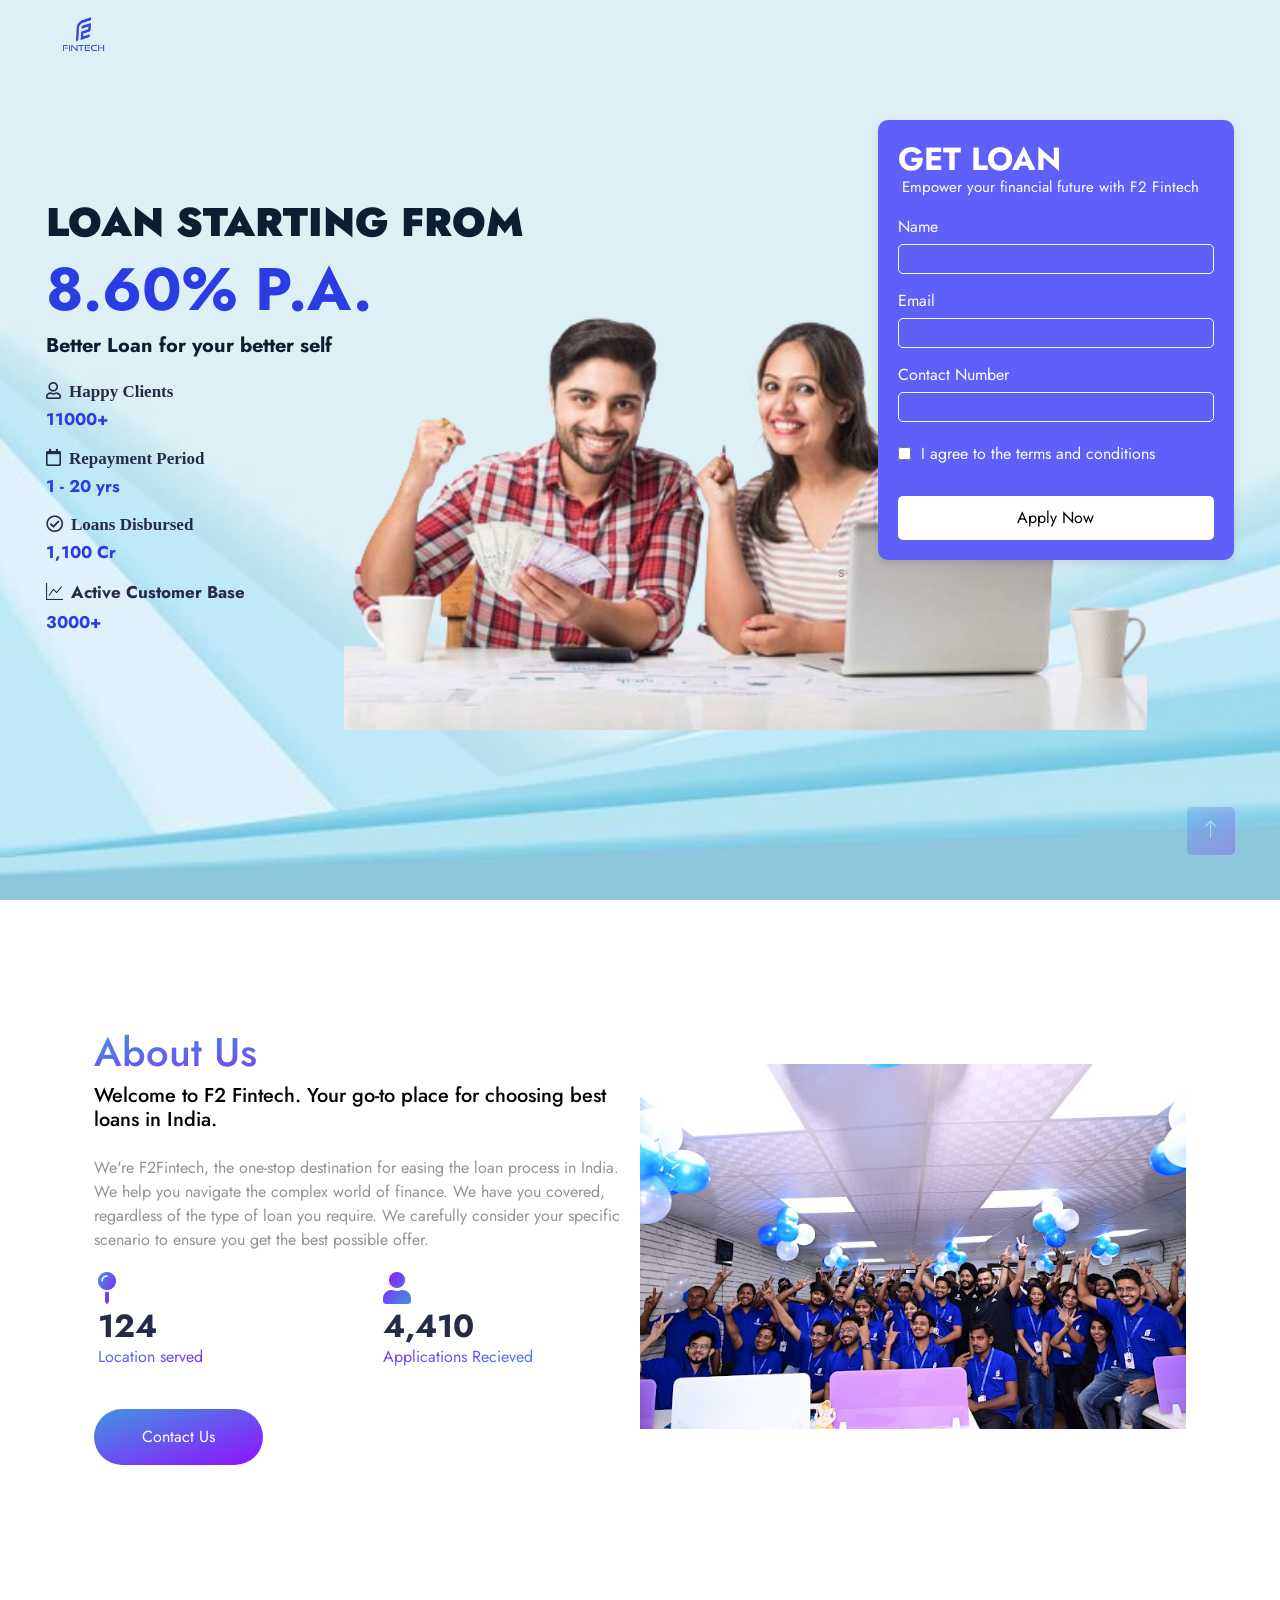
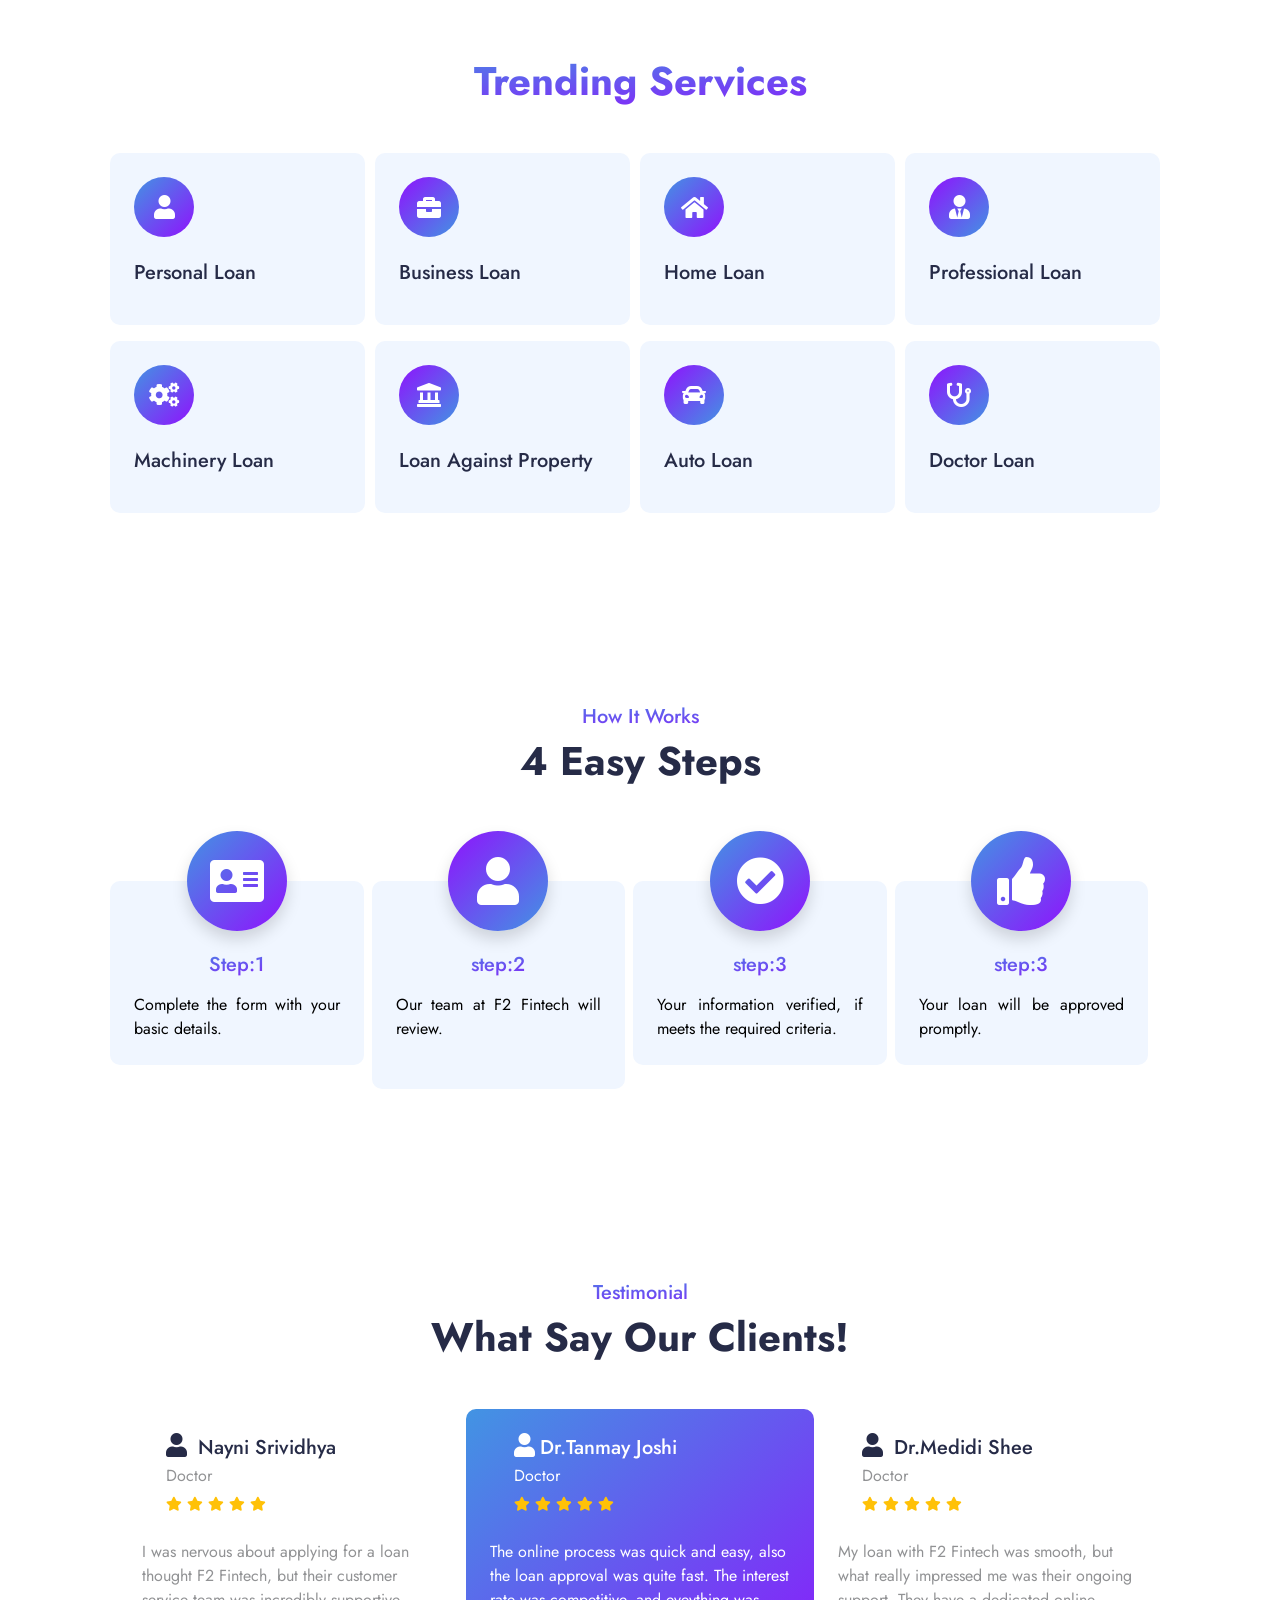
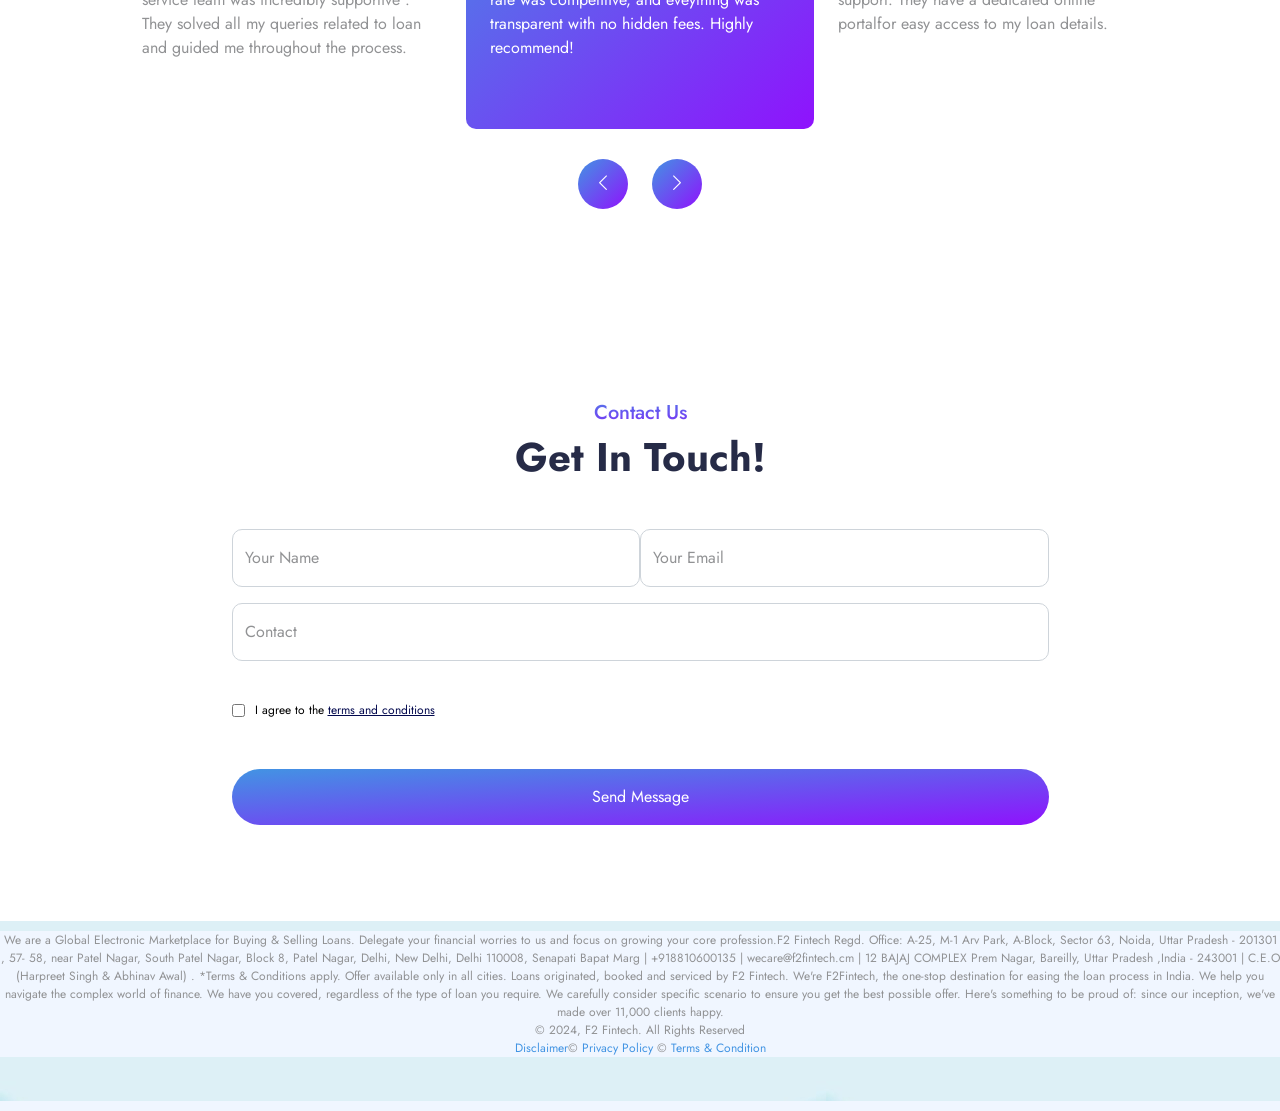
<file: index.html>
<!DOCTYPE html>
<html lang="en">

<head>
    <meta charset="utf-8">
    <title>F2 Fintech</title>
    <meta content="width=device-width, initial-scale=1.0" name="viewport">
    <meta content="" name="keywords">
    <meta content="" name="description">

    <!-- Favicon -->
    <link href="img/logobackremover.png" rel="icon">

    <!-- Google Web Fonts -->
    <link rel="preconnect" href="https://fonts.googleapis.com">
    <link rel="preconnect" href="https://fonts.gstatic.com" crossorigin>
    <link href="https://fonts.googleapis.com/css2?family=Heebo:wght@400;500&family=Jost:wght@500;600;700&display=swap"
        rel="stylesheet">

    <!-- Icon Font Stylesheet -->
    <link href="https://cdnjs.cloudflare.com/ajax/libs/font-awesome/5.10.0/css/all.min.css" rel="stylesheet">
    <link href="https://cdn.jsdelivr.net/npm/bootstrap-icons@1.4.1/font/bootstrap-icons.css" rel="stylesheet">
    <link href="https://cdnjs.cloudflare.com/ajax/libs/font-awesome/5.10.0/css/all.min.css" rel="stylesheet">



    <!-- Libraries Stylesheet -->
    <link href="lib/animate/animate.min.css" rel="stylesheet">
    <link href="lib/owlcarousel/assets/owl.carousel.min.css" rel="stylesheet">

    <!-- Customized Bootstrap Stylesheet -->
    <link href="css/bootstrap.min.css" rel="stylesheet">

    <!-- Template Stylesheet -->
    <link href="css/style.css" rel="stylesheet">
    <style>
        .submit-message {
            display: none;
            color: green;

        }

        .card-form {
            background-color: #646edb;
            padding: 10px;
            max-width: 400px;
            width: 100%;
        }
    </style>
</head>

<body data-bs-spy="scroll" data-bs-target=".navbar" data-bs-offset="51">
    <div class="  bg-white p-0">
        <!-- Spinner Start -->
        <div id="spinner"
            class="show bg-white position-fixed translate-middle w-100 vh-100 top-50 start-50 d-flex align-items-center justify-content-center">
            <div class="spinner-grow text-primary" style="width: 3rem; height: 3rem;" role="status">
                <span class="sr-only">Loading...</span>
            </div>
        </div>
        <!-- Spinner End -->


        <!-- Navbar & Hero Start -->
        <div class="  position-relative p-0" id="home">
            <nav class="navbar  navbar-expand-lg navbar-light px-4 px-lg-5 py-3 py-lg-0 mb-0 nav-bottom">
                <a href="" class="navbar-brand p-0">

                    <!-- <img class="logo-default.png" src="img/F2-Fintech-logoblack.png" alt="Logo" height="600px"> -->
                    <img class="logo-default.png" src="img/logobackremover.png" alt="Logo">
                </a>
                <!-- <button class="navbar-toggler button" type="button" data-bs-toggle="collapse" data-bs-target="#navbarCollapse">
                    <span class="fa fa-bars"></span> -->
                </button>
                <div class="collapse navbar-collapse" id="navbarCollapse">
                    <div class="navbar-nav mx-auto py-0">
                        <!-- <a href="#home" class="nav-item nav-link active">Home</a>
                        <a href="#about" class="nav-item nav-link">About</a>
                        <a href="#feature" class="nav-item nav-link">Feature</a>
                        <a href="#process" class="nav-item nav-link">Process</a>
                        <a href="#review" class="nav-item nav-link">Review</a>
                        <a href="#contact" class="nav-item nav-link">Contact</a> -->
                    </div>
            </nav>
            <div class="   hero-header">

                <div class="container  content-h">
                    <div class="row g-5 align-items-start">
                        <div class="col-lg-8 text-left text-lg-start">
                            <!-- <h1 class="text-white mb-2 animated slideInDown  pg1-top1">ACHIEVE</h1> -->
                            <div class="content-top ">
                                <div class="text-top">
                                    <h1 lass=" " style="color: rgb(10, 31, 49); white-space: nowrap;"><b>LOAN STARTING
                                            FROM</b></h1>
                                    <h1 class=" " style="font-size: 60px;">8.60% P.A.</h1>
                                    <h5 class=" mb-4" style="color: rgb(10, 31, 49);white-space: nowrap;"><b>Better Loan
                                            for your better self </b></h5>
                                    <h6 class="fa fa-user" style="font-size: 17px;"><b class="mx-2 ">Happy Clients</b>
                                    </h6>
                                    <p style="color: #2c3ce3; font-size: 17px;"><b>11000+</b></p>
                                    <h6 class="fas fa-calendar" style="font-size: 17px;"><b class="mx-2">Repayment
                                            Period</b></h6>
                                    <p style="color: #2c3ce3; font-size: 17px;"><b>1 - 20 yrs</b></p>
                                    <h6 class="fas fa-check-circle" style="font-size: 17px;"><b class="mx-2">Loans
                                            Disbursed</b></h6>
                                    <p style="color: #2c3ce3; font-size: 17px;"><b>1,100 Cr</b></p>
                                    <h6 class="bi bi-graph-up" style="font-size: 17px;"><b class="mx-2">Active Customer
                                            Base</b></h6>
                                    <p style="color: #2c3ce3; font-size: 17px;"><b>3000+</b></p>
                                </div>


                                <img src="./img/top-img.png" class="header-img">



                                <div class="top-img">
                                    <!-- <img  src="./img/topimage-removebg-preview.png"> -->
                                </div>
                            </div>
                        </div>
                        <div class="col-lg-4 ">
                            <div class="form-card ">
                                <h2 style="text-align: left; margin-bottom: -2px;"> GET LOAN</h2>
                                <p style="color: white; padding-left: 4px; font-size: 15px;">Empower your financial
                                    future with F2 Fintech</p>

                                <form id="loanForm" action="http://localhost:3000/api/send-email" method="POST"
                                    target="hidden_iframe">
                                    <div class="form-group">
                                        <label for="name">Name</label>
                                        <input type="text" id="name" name="name" required>
                                    </div>
                                    <div class="form-group">
                                        <label for="email">Email</label>
                                        <input type="email" id="email" name="email" required>
                                    </div>
                                    <div class="form-group">
                                        <label for="contact">Contact Number</label>
                                        <input type="tel" id="contact" name="contact" required>
                                    </div>
                                    <div class="form-terms">
                                        <label>
                                            <input type="checkbox" id="terms" name="terms" required>
                                            I agree to the terms and
                                            conditions</a>
                                        </label>
                                    </div>
                                    <button type="submit">Apply Now</button>
                                </form>

                                <div id="submissionMessage"></div>

                                <script>
                                    document.getElementById('loanForm').addEventListener('submit', function (event) {
                                        event.preventDefault(); // Prevent the form from submitting immediately

                                        const messageDiv = document.getElementById('submissionMessage');
                                        messageDiv.style.display = 'block'; // Show the submission message
                                        messageDiv.textContent = 'Form submitted';

                                        setTimeout(function () {
                                            messageDiv.textContent =
                                                'Form submitted.'; // Change the message to "Form submitted"
                                            document.getElementById('loanForm')
                                                .submit();
                                        }, 3000);
                                    });
                                </script>


                            </div>
                       s     <!-- <img src="/img/Subtract.png" class="sub-img"> -->
                        </div>
                    </div>
                </div>
            </div>

            <!-- Navbar & Hero End -->


            <!-- About Start -->
            <div class="  py-5 about-div" id="about">
                <div class="container py-5 px-lg-5">
                    <div class="row g-5 align-items-center">
                        <div class="col-lg-6 wow fadeInUp" data-wow-delay="0.1s">
                            <h1 class="text-primary-gradient fw-medium">About Us</h1>

                            <h5 class="mb-4 steps-text">Welcome to F2 Fintech. Your go-to place for choosing best loans
                                in India.</h5>
                            <p>We're F2Fintech, the one-stop destination for easing the loan process in India. We help
                                you navigate the complex world of finance. We have you covered, regardless of the type
                                of loan you require. We carefully consider your specific scenario to ensure you get the
                                best possible offer.</p>
                            <div class="row g-4 mb-4">
                                <div class="col-sm-6 wow fadeIn" data-wow-delay="0.2s">
                                    <div class="d-flex">
                                        <div class="ms-3 about-ele1">
                                            <i class="fa fa-map-pin fa-2x text-primary-gradient flex-shrink-0 mt-1"></i>
                                            <h2 class="mb-0" data-toggle="counter-up">400</h2>
                                            <p class="text-primary-gradient mb-0">Location served</p>
                                        </div>
                                    </div>
                                </div>
                                <div class="col-sm-6 wow fadeIn" data-wow-delay="0.2s">
                                    <div class="d-flex">
                                        <div class="ms-3 about-ele2">
                                            <i class="fa fa-user fa-2x text-secondary-gradient flex-shrink-0 mt-1"></i>
                                            <h2 class="mb-0" data-toggle="counter-up">14,000</h2>
                                            <p class="text-secondary-gradient mb-0">Applications Recieved</p>
                                        </div>
                                    </div>
                                </div>
                            </div>
                            <a id="popupButton"
                                class="btn btn-primary-gradient py-sm-3 px-4 px-sm-5 rounded-pill mt-3">Contact
                                Us</a>
                            <div id="popupForm" class="popup">
                                <div class="card-form">
                                    <div class="card-body">
                                        <a class="fas fa user" id="closeButton"
                                            style="padding-left: 230px; font-size: 30px;">
                                            <span class="fa-times-circle text-white"></span>
                                        </a>
                                        <h5 class="card-title">Get Loan</h5>
                                        <form id="loanForm1" action="http://localhost:3000/api/send-email" method="POST"
                                            target="hidden_iframe">
                                            <div class="form-group" id="contactus">
                                                <label for="name">Name</label>
                                                <input type="text" style="color: black;" class="form-control" id="name"
                                                    name="name" required>
                                            </div>
                                            <div class="form-group">
                                                <label for="email">Email address</label>
                                                <input type="email" style="color: black;" class="form-control"
                                                    id="email" name="email" required>
                                            </div>
                                            <div class="form-group">
                                                <label for="contact">Contact Number</label>
                                                <input type="tel" style="color: black;" class="form-control"
                                                    id="contact" name="contact" required>
                                            </div>
                                            <div class="form-terms">
                                                <label style="font-size: 12px;">
                                                    <input type="checkbox" name="terms" required>
                                                    I agree to the <a style="color:#02084d; font-size: 12px;"
                                                        href="terms-and-conditions.html" target="_blank">terms and
                                                        conditions</a>
                                                </label>
                                            </div>
                                            <button type="submit">Apply Now</button>
                                        </form>
                                        <div id="submissionMessage1"></div>
                                    </div>
                                </div>
                            </div>

                            <script>
                                document.getElementById('loanForm1').addEventListener('submit', function (event) {
                                    event.preventDefault();

                                    const messageDiv = document.getElementById('submissionMessage1');
                                    messageDiv.style.display = 'block';
                                    messageDiv.textContent = 'Form submitted';

                                    setTimeout(function () {
                                        document.getElementById('loanForm1').submit();
                                    }, 3000);
                                });
                            </script>

                        </div>
                        <div class="col-lg-6">
                            <img class="img-fluid wow fadeInUp" data-wow-delay="0.5s" src="img/groupimg.jfif">
                        </div>
                    </div>
                </div>
            </div>
            <!-- About End -->


            <!-- Features Start -->
            <div class="  py-5 features-div" id="feature">
                <div class="container py-5 px-lg-5">
                    <div class="text-center wow fadeInUp" data-wow-delay="0.1s">
                        <h1 class="text-primary-gradient fw-medium mb-5"><b>Trending Services</b></h1>
                    </div>
                    <div class="row g-3 ">
                        <div class="col-lg-3 col-md-6 wow fadeInUp" data-wow-delay="0.1s">
                            <div class="feature-item bg-light rounded p-4">
                                <div class="d-inline-flex align-items-center justify-content-center bg-primary-gradient rounded-circle mb-4"
                                    style="width: 60px; height: 60px;">
                                    <i class="fas fa-user text-white fs-4"></i>

                                </div>
                                <h5 class="mb-3">Personal Loan</h5>

                            </div>
                        </div>
                        <div class="col-lg-3 col-md-6 wow fadeInUp" data-wow-delay="0.3s">
                            <div class="feature-item bg-light rounded p-4">
                                <div class="d-inline-flex align-items-center justify-content-center bg-secondary-gradient rounded-circle mb-4"
                                    style="width: 60px; height: 60px;">
                                    <i class="fas fa-briefcase text-white fs-4"></i>
                                </div>
                                <h5 class="mb-3">Business Loan</h5>

                            </div>
                        </div>
                        <div class="col-lg-3 col-md-6 wow fadeInUp" data-wow-delay="0.5s">
                            <div class="feature-item bg-light rounded p-4">
                                <div class="d-inline-flex align-items-center justify-content-center bg-primary-gradient rounded-circle mb-4"
                                    style="width: 60px; height: 60px;">
                                    <i class="fa fa-home text-white fs-4"></i>
                                </div>
                                <h5 class="mb-3">Home Loan</h5>

                            </div>
                        </div>
                        <div class="col-lg-3 col-md-6 wow fadeInUp" data-wow-delay="0.1s">
                            <div class="feature-item bg-light rounded p-4">
                                <div class="d-inline-flex align-items-center justify-content-center bg-secondary-gradient rounded-circle mb-4"
                                    style="width: 60px; height: 60px;">
                                    <i class="fas fa-user-tie text-white fs-4"></i>
                                </div>
                                <h5 class="mb-3">Professional Loan</h5>

                            </div>
                        </div>
                        <div class="col-lg-3 col-md-6 wow fadeInUp" data-wow-delay="0.3s">
                            <div class="feature-item bg-light rounded p-4">
                                <div class="d-inline-flex align-items-center justify-content-center bg-primary-gradient rounded-circle mb-4"
                                    style="width: 60px; height: 60px;">
                                    <i class="fas fa-cogs text-white fs-4"></i>
                                </div>
                                <h5 class="mb-3">Machinery Loan</h5>

                            </div>
                        </div>
                        <div class="col-lg-3 col-md-6 wow fadeInUp" data-wow-delay="0.5s">
                            <div class="feature-item bg-light rounded p-4">
                                <div class="d-inline-flex align-items-center justify-content-center bg-secondary-gradient rounded-circle mb-4"
                                    style="width: 60px; height: 60px;">
                                    <i class="fa fa-landmark text-white fs-4"></i>
                                </div>
                                <h5 class="mb-3">Loan Against Property</h5>

                            </div>
                        </div>
                        <div class="col-lg-3 col-md-6 wow fadeInUp" data-wow-delay="0.5s">
                            <div class="feature-item bg-light rounded p-4">
                                <div class="d-inline-flex align-items-center justify-content-center bg-secondary-gradient rounded-circle mb-4"
                                    style="width: 60px; height: 60px;">
                                    <i class="fa fa-car text-white fs-4"></i>
                                </div>
                                <h5 class="mb-3">Auto Loan</h5>

                            </div>
                        </div>
                        <div class="col-lg-3 col-md-6 wow fadeInUp" data-wow-delay="0.5s">
                            <div class="feature-item bg-light rounded p-4">
                                <div class="d-inline-flex align-items-center justify-content-center bg-secondary-gradient rounded-circle mb-4"
                                    style="width: 60px; height: 60px;">
                                    <i class="fas fa-stethoscope text-white fs-4"></i>
                                </div>
                                <h5 class="mb-3 ">Doctor Loan</h5>

                            </div>
                        </div>
                    </div>
                </div>
            </div>
            <!-- Features End -->


            <!-- Screenshot Start -->
            <!-- <div class="  py-5">
            <div class="container py-5 px-lg-5">
                <div class="row g-5 align-items-center">
                    <div class="col-lg-8 wow fadeInUp" data-wow-delay="0.1s">
                        <h5 class="text-primary-gradient fw-medium">Screenshot</h5>
                        <h1 class="mb-4">User Friendly interface And Very Easy To Use Fitness App</h1>
                        <p class="mb-4">Diam dolor diam ipsum et tempor sit. Aliqu diam amet diam et eos labore. Clita erat ipsum et lorem et sit, sed stet no labore lorem sit clita duo justo eirmod magna dolore erat amet</p>
                        <p><i class="fa fa-check text-primary-gradient me-3"></i>Diam dolor diam ipsum et tempor sit</p>
                        <p><i class="fa fa-check text-primary-gradient me-3"></i>Aliqu diam amet diam et eos labore</p>
                        <p class="mb-4"><i class="fa fa-check text-primary-gradient me-3"></i>Clita erat ipsum et lorem et sit</p>
                        <a href="" class="btn btn-primary-gradient py-sm-3 px-4 px-sm-5 rounded-pill mt-3">Read More</a>
                    </div>
                    <div class="col-lg-4 d-flex justify-content-center justify-content-lg-end wow fadeInUp" data-wow-delay="0.3s">
                        <div class="owl-carousel screenshot-carousel">
                            <img class="img-fluid" src="img/screenshot-1.png" alt="">
                            <img class="img-fluid" src="img/screenshot-2.png" alt="">
                            <img class="img-fluid" src="img/screenshot-3.png" alt="">
                            <img class="img-fluid" src="img/screenshot-4.png" alt="">
                            <img class="img-fluid" src="img/screenshot-5.png" alt="">
                        </div>
                    </div>
                </div>
            </div>
        </div> -->
            <!-- Screenshot End -->


            <!-- Process Start -->
            <div class="  py-5">
                <div class="container py-5 px-lg-5">
                    <div class="text-center pb-4 wow fadeInUp " data-wow-delay="0.1s">
                        <h5 class="text-primary-gradient fw-medium">How It Works</h5>
                        <h1 class="mb-5">4 Easy Steps</h1>
                    </div>
                    <div class="row gy-5 gx-4 justify-content-center" id="process">
                        <div class="col-lg-3 col-sm-6 text-center pt-4 wow fadeInUp" data-wow-delay="0.1s">
                            <div class="position-relative bg-light rounded pt-5 pb-4 px-4 mx-1">
                                <div class="d-inline-flex align-items-center justify-content-center bg-primary-gradient rounded-circle position-absolute top-0 start-50 translate-middle shadow"
                                    style="width: 100px; height: 100px;">
                                    <i class="fa fa-address-card fa-3x text-white"></i>
                                </div>
                                <h5 class="mt-4 mb-3 text-primary-gradient ">Step:1</h5>
                                <p class="mb-0 steps-text" style="text-align: justify;">Complete the form with your
                                    basic details.</p>
                            </div>
                        </div>
                        <div class="col-lg-3 col-sm-6 text-center pt-4 wow fadeInUp" data-wow-delay="0.3s">
                            <div class="position-relative bg-light rounded pt-5 pb-5 px-4 mx-1">
                                <div class="d-inline-flex align-items-center justify-content-center bg-secondary-gradient rounded-circle position-absolute top-0 start-50 translate-middle shadow"
                                    style="width: 100px; height: 100px;">
                                    <i class="fa fa-user fa-3x text-white"></i>
                                </div>
                                <h5 class="mt-4 mb-3 text-primary-gradient">step:2</h5>
                                <p class="mb-0 steps-text" style="text-align: justify;">Our team at F2 Fintech will
                                    review.</p>
                            </div>
                        </div>
                        <div class="col-lg-3 col-sm-6 text-center pt-4 wow fadeInUp" data-wow-delay="0.5s">
                            <div class="position-relative bg-light rounded pt-5 pb-4 px-4 mx-1">
                                <div class="d-inline-flex align-items-center justify-content-center bg-primary-gradient rounded-circle position-absolute top-0 start-50 translate-middle shadow"
                                    style="width: 100px; height: 100px;">
                                    <i class="fa fa-check-circle fa-3x text-white"></i>
                                </div>
                                <h5 class="mt-4 mb-3 text-primary-gradient">step:3</h5>
                                <p class="mb-0 steps-text" style="text-align: justify; gap:0px;">Your information

                                    verified, if meets the required criteria.</p>
                            </div>
                        </div>
                        <div class="col-lg-3 col-sm-6 text-center pt-4 wow fadeInUp" data-wow-delay="0.5s">
                            <div class="position-relative bg-light rounded pt-5 pb-4 px-4 mx-1">
                                <div class="d-inline-flex align-items-center justify-content-center bg-primary-gradient rounded-circle position-absolute top-0 start-50 translate-middle shadow"
                                    style="width: 100px; height: 100px;">
                                    <i class="fa fa-thumbs-up fa-3x text-white"></i>
                                </div>
                                <h5 class="mt-4 mb-3 text-primary-gradient">step:3</h5>
                                <p class="mb-0 steps-text" style="text-align: justify; gap:0px;">Your loan will be
                                    approved promptly.</p>
                            </div>
                        </div>
                    </div>
                </div>
            </div>

            <!-- Process Start -->


            <!-- Download Start -->
            <!-- <div class="  py-5">
            <div class="container py-5 px-lg-5">
                <div class="row g-5 align-items-center">
                    <div class="col-lg-6">
                        <img class="img-fluid wow fadeInUp" data-wow-delay="0.1s" src="img/about.png">
                    </div>
                    <div class="col-lg-6 wow fadeInUp" data-wow-delay="0.3s">
                        <h5 class="text-primary-gradient fw-medium">Download</h5>
                        <h1 class="mb-4">Download The Latest Version Of Our App</h1>
                        <p class="mb-4">Diam dolor diam ipsum et tempor sit. Aliqu diam amet diam et eos labore. Clita erat ipsum et lorem et sit, sed stet no labore lorem sit clita duo justo eirmod magna dolore erat amet</p>
                        <div class="row g-4">
                            <div class="col-sm-6 wow fadeIn" data-wow-delay="0.5s">
                                <a href="" class="d-flex bg-primary-gradient rounded py-3 px-4">
                                    <i class="fab fa-apple fa-3x text-white flex-shrink-0"></i>
                                    <div class="ms-3">
                                        <p class="text-white mb-0">Available On</p>
                                        <h5 class="text-white mb-0">App Store</h5>
                                    </div>
                                </a>
                            </div>
                            <div class="col-sm-6 wow fadeIn" data-wow-delay="0.7s">
                                <a href="" class="d-flex bg-secondary-gradient rounded py-3 px-4">
                                    <i class="fab fa-android fa-3x text-white flex-shrink-0"></i>
                                    <div class="ms-3">
                                        <p class="text-white mb-0">Available On</p>
                                        <h5 class="text-white mb-0">Play Store</h5>
                                    </div>
                                </a>
                            </div>
                        </div>
                    </div>
                </div>
            </div>
        </div> -->
            <!-- Download End -->


            <!--    Pricing  

        <div class="  py-5" id="pricing">
            <div class="container py-5 px-lg-5">
                <div class="text-center wow fadeInUp" data-wow-delay="0.1s">
                    <h5 class="text-primary-gradient fw-medium">Pricing Plan</h5>
                    <h1 class="mb-5">Choose Your Plan</h1>
                </div>
                <div class="tab-class text-center pricing wow fadeInUp" data-wow-delay="0.1s">
                    <ul class="nav nav-pills d-inline-flex justify-content-center bg-primary-gradient rounded-pill mb-5">
                        <li class="nav-item">
                            <button class="nav-link active" data-bs-toggle="pill" href="#tab-1">Monthly</button>
                        </li>
                        <li class="nav-item">
                            <button class="nav-link" data-bs-toggle="pill" href="#tab-2">Yearly</button>
                        </li>
                    </ul>
                    <div class="tab-content text-start">
                        <div id="tab-1" class="tab-pane fade show p-0 active">
                            <div class="row g-4">
                                <div class="col-lg-4">
                                    <div class="bg-light rounded">
                                        <div class="border-bottom p-4 mb-4">
                                            <h4 class="text-primary-gradient mb-1">Starter Plan</h4>
                                            <span>Powerful & Awesome Features</span>
                                        </div>
                                        <div class="p-4 pt-0">
                                            <h1 class="mb-3">
                                                <small class="align-top" style="font-size: 22px; line-height: 45px;">$</small>14.99<small
                                                    class="align-bottom" style="font-size: 16px; line-height: 40px;">/ Month</small>
                                            </h1>
                                            <div class="d-flex justify-content-between mb-3"><span>HTML5 & CSS3</span><i class="fa fa-check text-primary-gradient pt-1"></i></div>
                                            <div class="d-flex justify-content-between mb-3"><span>Bootstrap v5</span><i class="fa fa-check text-primary-gradient pt-1"></i></div>
                                            <div class="d-flex justify-content-between mb-3"><span>Responsive Layout</span><i class="fa fa-check text-primary-gradient pt-1"></i></div>
                                            <div class="d-flex justify-content-between mb-2"><span>Cross-browser Support</span><i class="fa fa-check text-primary-gradient pt-1"></i></div>
                                            <a href="" class="btn btn-primary-gradient rounded-pill py-2 px-4 mt-4">Get Started</a>
                                        </div>
                                    </div>
                                </div>
                                <div class="col-lg-4">
                                    <div class="bg-light rounded border">
                                        <div class="border-bottom p-4 mb-4">
                                            <h4 class="text-primary-gradient mb-1">Advance Plan</h4>
                                            <span>Powerful & Awesome Features</span>
                                        </div>
                                        <div class="p-4 pt-0">
                                            <h1 class="mb-3">
                                                <small class="align-top" style="font-size: 22px; line-height: 45px;">$</small>24.99<small
                                                    class="align-bottom" style="font-size: 16px; line-height: 40px;">/ Month</small>
                                            </h1>
                                            <div class="d-flex justify-content-between mb-3"><span>HTML5 & CSS3</span><i class="fa fa-check text-primary-gradient pt-1"></i></div>
                                            <div class="d-flex justify-content-between mb-3"><span>Bootstrap v5</span><i class="fa fa-check text-primary-gradient pt-1"></i></div>
                                            <div class="d-flex justify-content-between mb-3"><span>Responsive Layout</span><i class="fa fa-check text-primary-gradient pt-1"></i></div>
                                            <div class="d-flex justify-content-between mb-2"><span>Cross-browser Support</span><i class="fa fa-check text-primary-gradient pt-1"></i></div>
                                            <a href="" class="btn btn-secondary-gradient rounded-pill py-2 px-4 mt-4">Get Started</a>
                                        </div>
                                    </div>
                                </div>
                                <div class="col-lg-4">
                                    <div class="bg-light rounded">
                                        <div class="border-bottom p-4 mb-4">
                                            <h4 class="text-primary-gradient mb-1">Premium Plan</h4>
                                            <span>Powerful & Awesome Features</span>
                                        </div>
                                        <div class="p-4 pt-0">
                                            <h1 class="mb-3">
                                                <small class="align-top" style="font-size: 22px; line-height: 45px;">$</small>34.99<small
                                                    class="align-bottom" style="font-size: 16px; line-height: 40px;">/ Month</small>
                                            </h1>
                                            <div class="d-flex justify-content-between mb-3"><span>HTML5 & CSS3</span><i class="fa fa-check text-primary-gradient pt-1"></i></div>
                                            <div class="d-flex justify-content-between mb-3"><span>Bootstrap v5</span><i class="fa fa-check text-primary-gradient pt-1"></i></div>
                                            <div class="d-flex justify-content-between mb-3"><span>Responsive Layout</span><i class="fa fa-check text-primary-gradient pt-1"></i></div>
                                            <div class="d-flex justify-content-between mb-2"><span>Cross-browser Support</span><i class="fa fa-check text-primary-gradient pt-1"></i></div>
                                            <a href="" class="btn btn-primary-gradient rounded-pill py-2 px-4 mt-4">Get Started</a>
                                        </div>
                                    </div>
                                </div>
                            </div>
                        </div>
                        <div id="tab-2" class="tab-pane fade p-0">
                            <div class="row g-4">
                                <div class="col-lg-4">
                                    <div class="bg-light rounded">
                                        <div class="border-bottom p-4 mb-4">
                                            <h4 class="text-primary-gradient mb-1">Starter Plan</h4>
                                            <span>Powerful & Awesome Features</span>
                                        </div>
                                        <div class="p-4 pt-0">
                                            <h1 class="mb-3">
                                                <small class="align-top" style="font-size: 22px; line-height: 45px;">$</small>114.99<small
                                                    class="align-bottom" style="font-size: 16px; line-height: 40px;">/ Yearly</small>
                                            </h1>
                                            <div class="d-flex justify-content-between mb-3"><span>HTML5 & CSS3</span><i class="fa fa-check text-primary-gradient pt-1"></i></div>
                                            <div class="d-flex justify-content-between mb-3"><span>Bootstrap v5</span><i class="fa fa-check text-primary-gradient pt-1"></i></div>
                                            <div class="d-flex justify-content-between mb-3"><span>Responsive Layout</span><i class="fa fa-check text-primary-gradient pt-1"></i></div>
                                            <div class="d-flex justify-content-between mb-2"><span>Cross-browser Support</span><i class="fa fa-check text-primary-gradient pt-1"></i></div>
                                            <a href="" class="btn btn-primary-gradient rounded-pill py-2 px-4 mt-4">Get Started</a>
                                        </div>
                                    </div>
                                </div>
                                <div class="col-lg-4">
                                    <div class="bg-light rounded border">
                                        <div class="border-bottom p-4 mb-4">
                                            <h4 class="text-primary-gradient mb-1">Advance Plan</h4>
                                            <span>Powerful & Awesome Features</span>
                                        </div>
                                        <div class="p-4 pt-0">
                                            <h1 class="mb-3">
                                                <small class="align-top" style="font-size: 22px; line-height: 45px;">$</small>124.99<small
                                                    class="align-bottom" style="font-size: 16px; line-height: 40px;">/ Yearly</small>
                                            </h1>
                                            <div class="d-flex justify-content-between mb-3"><span>HTML5 & CSS3</span><i class="fa fa-check text-primary-gradient pt-1"></i></div>
                                            <div class="d-flex justify-content-between mb-3"><span>Bootstrap v5</span><i class="fa fa-check text-primary-gradient pt-1"></i></div>
                                            <div class="d-flex justify-content-between mb-3"><span>Responsive Layout</span><i class="fa fa-check text-primary-gradient pt-1"></i></div>
                                            <div class="d-flex justify-content-between mb-2"><span>Cross-browser Support</span><i class="fa fa-check text-primary-gradient pt-1"></i></div>
                                            <a href="" class="btn btn-primary-gradient rounded-pill py-2 px-4 mt-4">Get Started</a>
                                        </div>
                                    </div>
                                </div>
                                <div class="col-lg-4">
                                    <div class="bg-light rounded">
                                        <div class="border-bottom p-4 mb-4">
                                            <h4 class="text-primary-gradient mb-1">Premium Plan</h4>
                                            <span>Powerful & Awesome Features</span>
                                        </div>
                                        <div class="p-4 pt-0">
                                            <h1 class="mb-3">
                                                <small class="align-top" style="font-size: 22px; line-height: 45px;">$</small>134.99<small
                                                    class="align-bottom" style="font-size: 16px; line-height: 40px;">/ Yearly</small>
                                            </h1>
                                            <div class="d-flex justify-content-between mb-3"><span>HTML5 & CSS3</span><i class="fa fa-check text-primary-gradient pt-1"></i></div>
                                            <div class="d-flex justify-content-between mb-3"><span>Bootstrap v5</span><i class="fa fa-check text-primary-gradient pt-1"></i></div>
                                            <div class="d-flex justify-content-between mb-3"><span>Responsive Layout</span><i class="fa fa-check text-primary-gradient pt-1"></i></div>
                                            <div class="d-flex justify-content-between mb-2"><span>Cross-browser Support</span><i class="fa fa-check text-primary-gradient pt-1"></i></div>
                                            <a href="" class="btn btn-primary-gradient rounded-pill py-2 px-4 mt-4">Get Started</a>
                                        </div>
                                    </div>
                                </div>
                            </div>
                        </div>
                    </div>
                </div>
            </div>
        </div>
         -->


            <!-- Testimonial Start -->
            <div class="  py-5" id="review">
                <div class="container py-5 px-lg-5">
                    <div class="text-center wow fadeInUp" data-wow-delay="0.1s">
                        <h5 class="text-primary-gradient fw-medium">Testimonial</h5>
                        <h1 class="mb-5">What Say Our Clients!</h1>
                    </div>
                    <div class="owl-carousel testimonial-carousel wow fadeInUp" data-wow-delay="0.1s">
                        <div class="testimonial-item rounded p-4">
                            <div class="d-flex align-items-center mb-4">
                                <!-- <img class="img-fluid bg-white rounded flex-shrink-0 p-1" src="img/client2.png" style="width: 85px; height: 85px;"> -->
                                <div class="ms-4">
                                    <h5 class="mb-1"> <i class="fas fa-user text-black fs-4 icon-left"></i>Dr.Tanmay
                                        Joshi</h5>
                                    <p class="mb-1">Doctor</p>
                                    <div>
                                        <small class="fa fa-star text-warning"></small>
                                        <small class="fa fa-star text-warning"></small>
                                        <small class="fa fa-star text-warning"></small>
                                        <small class="fa fa-star text-warning"></small>
                                        <small class="fa fa-star text-warning"></small>
                                    </div>
                                </div>
                            </div>
                            <p class="mb-0">The online process was quick and easy, also the loan approval was quite
                                fast. The interest rate was competitive, and eveything was transparent with no hidden
                                fees. Highly recommend!</p>
                        </div>
                        <div class="testimonial-item rounded p-4">
                            <div class="d-flex align-items-center mb-4">
                                <!-- <img class="img-fluid bg-white rounded flex-shrink-0 p-1" src="img/client1.png" style="width: 85px; height: 85px;"> -->
                                <div class="ms-4">
                                    <h5 class="mb-1"><i class="fas fa-user text-black  fs-4 icon-left"></i> Dr.Medidi
                                        Shee</h5>
                                    <p class="mb-1">Doctor</p>
                                    <div>
                                        <small class="fa fa-star text-warning"></small>
                                        <small class="fa fa-star text-warning"></small>
                                        <small class="fa fa-star text-warning"></small>
                                        <small class="fa fa-star text-warning"></small>
                                        <small class="fa fa-star text-warning"></small>
                                    </div>
                                </div>
                            </div>
                            <p class="mb-0">My loan with F2 Fintech was smooth, but what really impressed me was their
                                ongoing support. They have a dedicated online portalfor easy access to my loan details.
                            </p>
                        </div>
                        <div class="testimonial-item rounded p-4">
                            <div class="d-flex align-items-center mb-4">
                                <!-- <img class="img-fluid bg-white rounded flex-shrink-0 p-1" src="img/client3.png" style="width: 85px; height: 85px;"> -->
                                <div class="ms-4">
                                    <h5 class="mb-1"> <i class="fas fa-user text-black  fs-4 icon-left"></i>Dr.
                                        Hadinbhai
                                        Mahadar</h5>
                                    <p class="mb-1">Doctor</p>
                                    <div>
                                        <small class="fa fa-star text-warning"></small>
                                        <small class="fa fa-star text-warning"></small>
                                        <small class="fa fa-star text-warning"></small>
                                        <small class="fa fa-star text-warning"></small>
                                        <small class="fa fa-star text-warning"></small>
                                    </div>
                                </div>
                            </div>
                            <p class="mb-0">Securing loan can often seem difficult but F2 Fintech made it a possitive
                                experience. They not only provide the funds I needed, but also offered helpful financial
                                tools and resources</p>
                        </div>
                        <div class="testimonial-item rounded p-4">
                            <div class="d-flex align-items-center mb-4">
                                <!-- <img class="img-fluid bg-white rounded flex-shrink-0 p-1" src="img/testimonial-4.jpg" style="width: 85px; height: 85px;"> -->
                                <div class="ms-4">
                                    <h5 class="mb-1"><i class="fas fa-user text-black fs-4 icon-left"></i> Nayni
                                        Srividhya</h5>
                                    <p class="mb-1">Doctor</p>
                                    <div>
                                        <small class="fa fa-star text-warning"></small>
                                        <small class="fa fa-star text-warning"></small>
                                        <small class="fa fa-star text-warning"></small>
                                        <small class="fa fa-star text-warning"></small>
                                        <small class="fa fa-star text-warning"></small>
                                    </div>
                                </div>
                            </div>
                            <p class="mb-0"> I was nervous about applying for a loan thought F2 Fintech, but their
                                customer service team was incredibly supportive . They solved all my queries related to
                                loan and guided me throughout the process.</p>
                        </div>
                    </div>
                </div>
            </div>
            <!-- Testimonial End -->


            <!-- contact form  -->

            <div class="  py-5" id="contact">
                <div class="container py-5 px-lg-5">
                    <div class="text-center wow fadeInUp" data-wow-delay="0.1s">
                        <h5 class="text-primary-gradient fw-medium">Contact Us</h5>
                        <h1 class="mb-5">Get In Touch!</h1>
                    </div>
                    <div class="row justify-content-center">
                        <div class="col-lg-9">
                            <div class="wow fadeInUp" data-wow-delay="0.3s">
                                <form id="contactForm" action="http://localhost:3000/api/send-email" method="POST"
                                    target="hidden_iframe">
                                    <div class="row g-3">
                                        <div class="col-md-6">
                                            <div class="form-floating">
                                                <input type="text" class="form-control" id="name" name="name"
                                                    placeholder="Your Name" required>
                                                <label for="name">Your Name</label>
                                            </div>
                                        </div>
                                        <div class="col-md-6">
                                            <div class="form-floating">
                                                <input type="email" class="form-control" id="email" name="email"
                                                    placeholder="Your Email" required>
                                                <label for="email">Your Email</label>
                                            </div>
                                        </div>
                                        <div class="col-12">
                                            <div class="form-floating">
                                                <input type="text" class="form-control" id="contact" name="contact"
                                                    placeholder="Contact" required>
                                                <label for="contact">Contact</label>
                                            </div>
                                        </div>
                                        <div class="col-12">
                                            <div class="form-terms">
                                                <label style="font-size: 12px;">
                                                    <input type="checkbox" name="terms" required>
                                                    <span style="color: black;">I agree to the </span>
                                                    <a style="color:#02084d; font-size: 12px;"
                                                        href="terms-and-conditions.html" target="_blank">terms and
                                                        conditions</a>
                                                </label>
                                            </div>
                                        </div>

                                        <div class="col-12 text-center">
                                            <button class="btn btn-primary-gradient rounded-pill py-3 px-5"
                                                type="submit">Send Message</button>
                                        </div>
                                    </div>
                                </form>
                                <div id="submissionMessage"></div>
                            </div>
                        </div>
                    </div>
                </div>
            </div>

            <script>
                document.getElementById('contactForm').addEventListener('submit', function (event) {
                    event.preventDefault();

                    alert('Form submitted');

                    setTimeout(function () {
                        document.getElementById('contactForm').submit();
                    }, 3000);
                });
            </script>




            <!-- 
            <script>
                document.getElementById('contactForm').addEventListener('submit', function (event) {
                    event.preventDefault();

                    const name = document.getElementById('name').value;
                    const contact = document.getElementById('contact').value;

                    const messageDiv = document.getElementById('submissionMessage');
                    messageDiv.style.display = 'block';
                    messageDiv.textContent = 'Submitting form...';

                    fetch('/api/send-email', {
                            method: 'POST',
                            headers: {
                                'Content-Type': 'application/json',
                            },
                            body: JSON.stringify({
                                name: name,
                                contact: contact
                            }),
                        })
                        .then(response => response.json())
                        .then(data => {
                            if (data.status === 'error') {
                                messageDiv.textContent = `Error: ${data.message}`;
                            } else {
                                messageDiv.textContent = 'Form submitted successfully.';
                                document.getElementById('contactForm').reset();
                            }
                        })
                        .catch((error) => {
                            console.error('Error:', error);
                            messageDiv.textContent = 'An error occurred. Please try again.';
                        });
                });
            </script> -->





            <!-- Contact End -->


            <!-- Footer Start -->
            <!-- <div class="container-fluid bg-primary text-light footer wow fadeIn footer-div" data-wow-delay="0.1s">
            <div class="container py-5 px-lg-5">
                <div class="row g-5">
                    <div class="col-md-6 col-lg-3">
                        <h4 class="text-white mb-4">Address</h4>
                        <p><i class="fa fa-map-marker-alt me-3"></i>A-25, M-1 Arv Park, A-Block, Sector 63, Noida, Uttar Pradesh - 201301</p>
                        <p><i class="fa fa-phone-alt me-3"></i>+918810600135</p>
                        <p><i class="fa fa-envelope me-3"></i>wecare@f2fintech.com</p>
                        <div class="d-flex pt-2">
                            <a class="btn btn-outline-light btn-social" href=""><i class="fab fa-twitter"></i></a>
                            <a class="btn btn-outline-light btn-social" href=""><i class="fab fa-facebook-f"></i></a>
                            <a class="btn btn-outline-light btn-social" href=""><i class="fab fa-instagram"></i></a>
                            <a class="btn btn-outline-light btn-social" href=""><i class="fab fa-linkedin-in"></i></a>
                        </div>
                    </div>
                    <div class="col-md-6 col-lg-3 margin-left">
                        <h4 class="text-white mb-4">Quick Link</h4>
                        <a class="btn btn-link" href="#about">About Us</a>
                        <a class="btn btn-link" href="#contactus">Contact Us</a>
                        <a class="btn btn-link" href="">Privacy Policy</a>
                        <a class="btn btn-link" href="">Terms & Condition</a>
                        <a class="btn btn-link" href="">FAQ</a>
                    </div>
                    <div class="col-md-6 col-lg-3 margin-left">
                        <img style="height: 200px;" src="./img/F2-Fintech-logoblack.png">
                        <h5 style="padding-bottom: 100px;" class="text-white">"True wealth is not measured by the size of your bank account, but by the freedom to live life on your own terms."</h5>
                    </div>
                   
                    </div>
                </div>
            </div>
            <div class="container px-lg-5 align-items-center">
                <div class="copyright">
                    <div class="row">
                        <div class="col-md-6 text-center text-md-start mb-3 mb-md-0">
                            &copy; <a class="border-bottom" href="#">F2 Fintech</a>, All Right Reserved. 
                        </div>
                        <div class="col-md-6 text-center text-md-end">

                        </div>
                    </div>
                </div>
            </div>
        </div> -->
            <!-- Footer End -->
            <div class="footer-new">
                <p>We are a Global Electronic Marketplace for Buying & Selling Loans.
                    Delegate your financial worries to us and focus on growing your core profession.F2 Fintech Regd.
                    Office: A-25, M-1 Arv Park, A-Block, Sector 63, Noida, Uttar Pradesh - 201301 ,
                    57- 58, near Patel Nagar, South Patel Nagar, Block 8, Patel Nagar, Delhi, New Delhi, Delhi 110008,
                    Senapati Bapat Marg | +918810600135 | wecare@f2fintech.cm | 12 BAJAJ COMPLEX Prem Nagar, Bareilly,
                    Uttar Pradesh ,India -
                    243001
                    | C.E.O (Harpreet Singh & Abhinav Awal)
                    . *Terms & Conditions apply. Offer available only in all cities. Loans originated, booked and
                    serviced by F2 Fintech.
                    We're F2Fintech, the one-stop destination for easing the loan process in India. We help you navigate
                    the complex world of finance. We have you covered, regardless of the type of loan you require. We
                    carefully consider specific scenario to ensure you get the best possible offer. Here's
                    something to be proud of: since our inception, we've made over 11,000 clients happy.
                    <br> © 2024, F2 Fintech. All Rights Reserved
                    <br><a href="https://f2fintech.com/disclaimer.html" target="blank">Disclaimer</a>© <a
                        href="https://f2fintech.com/termsofuse.html">Privacy Policy</a> © <a
                        href="https://f2fintech.com/termsofuse.html">Terms & Condition</a></p>

            </div>


            <!-- Back to Top -->
            <a href="#" class="btn btn-lg btn-lg-square back-to-top pt-2"><i class="bi bi-arrow-up text-white"></i></a>
        </div>

        <!-- JavaScript Libraries -->
        <script src="https://code.jquery.com/jquery-3.4.1.min.js"></script>
        <script src="https://cdn.jsdelivr.net/npm/bootstrap@5.0.0/dist/js/bootstrap.bundle.min.js"></script>
        <script src="lib/wow/wow.min.js"></script>
        <script src="lib/easing/easing.min.js"></script>
        <script src="lib/waypoints/waypoints.min.js"></script>
        <script src="lib/counterup/counterup.min.js"></script>
        <script src="lib/owlcarousel/owl.carousel.min.js"></script>

        <!-- Template Javascript -->
        <script src="js/main.js"></script>

</body>

</html>
</file>
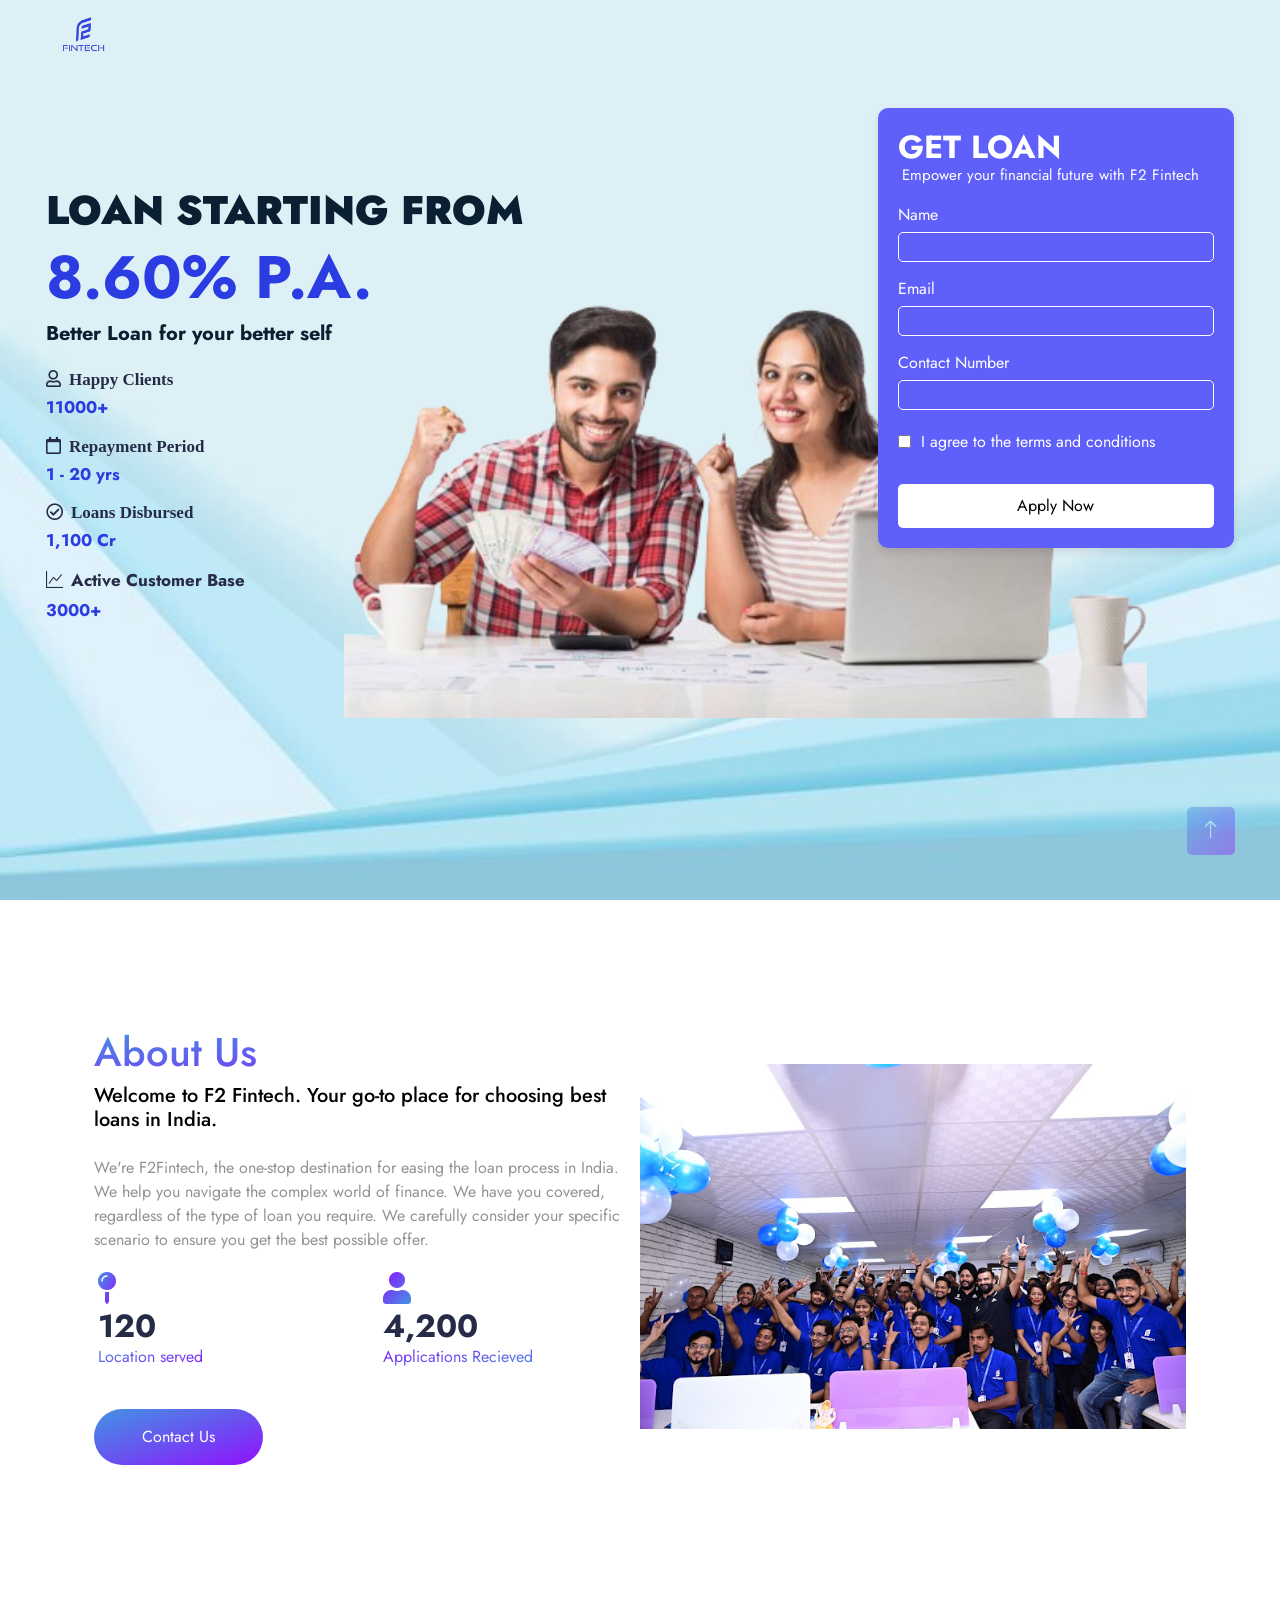
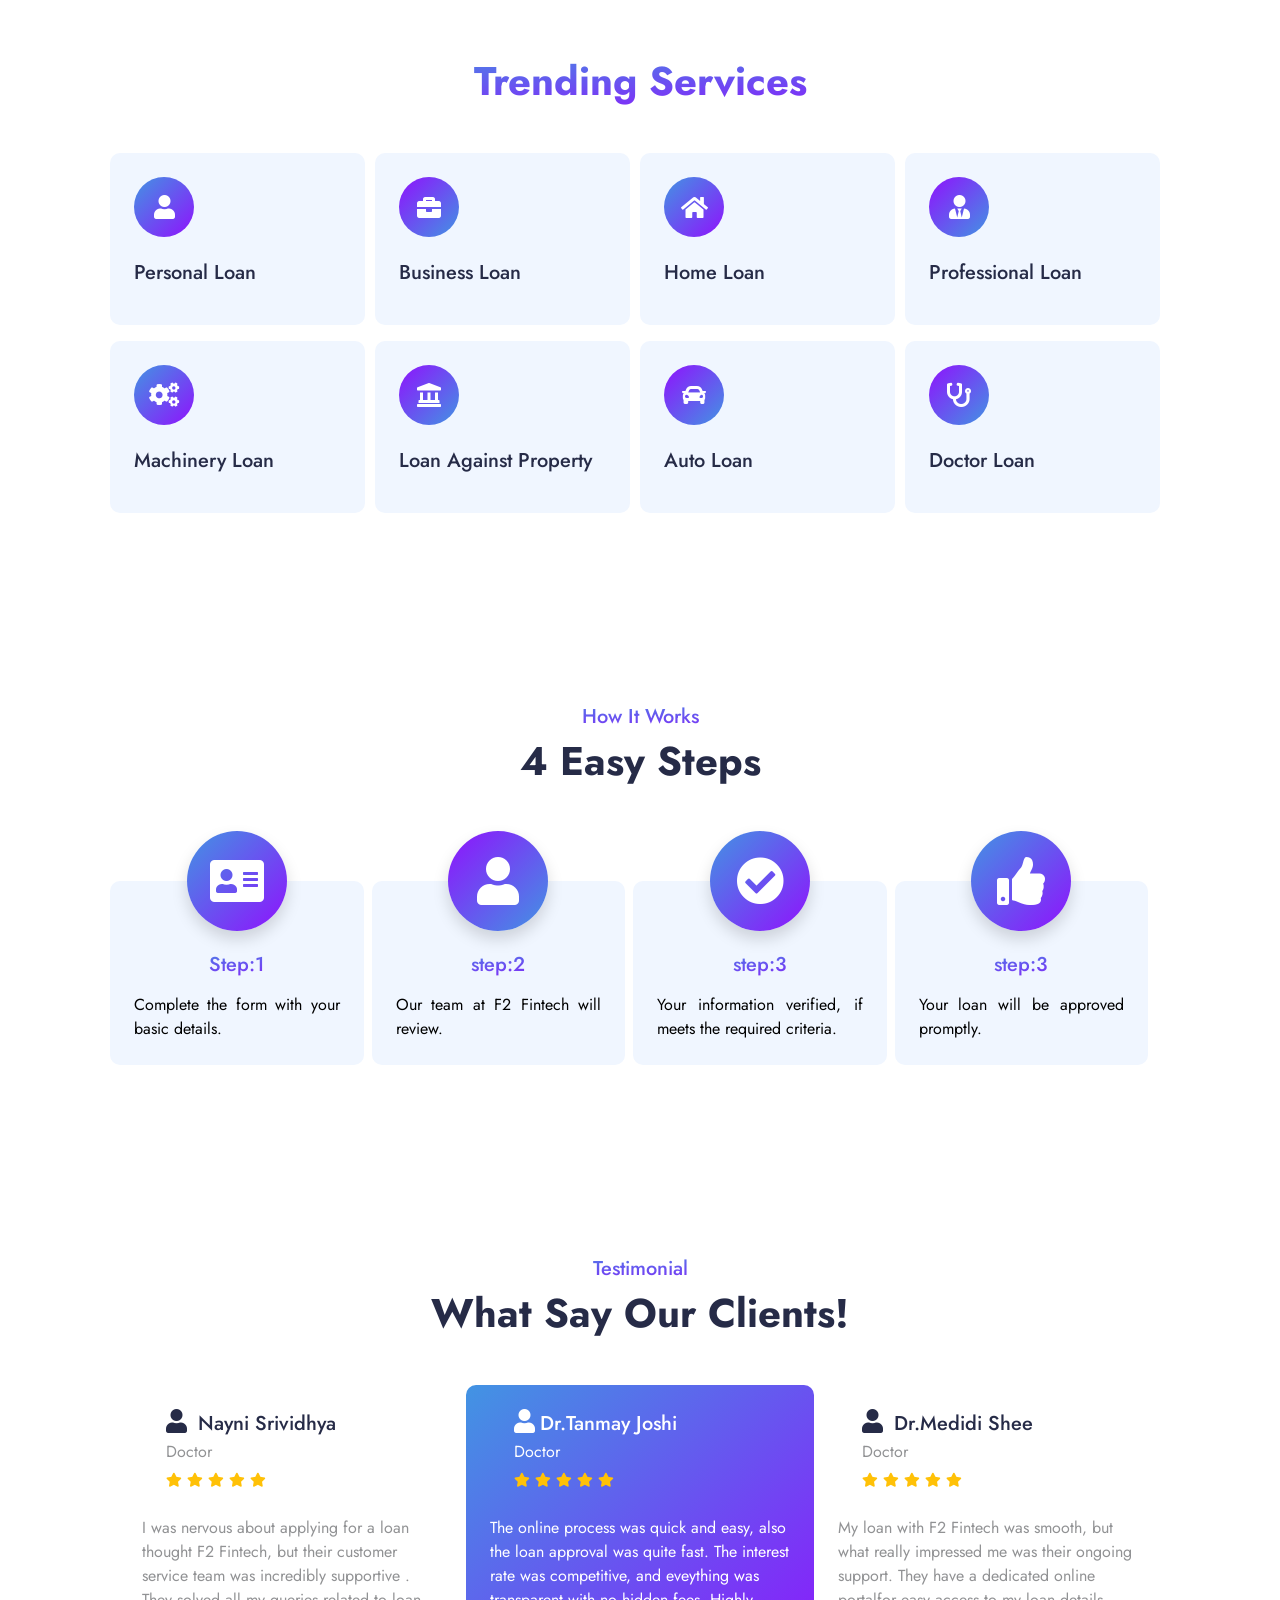
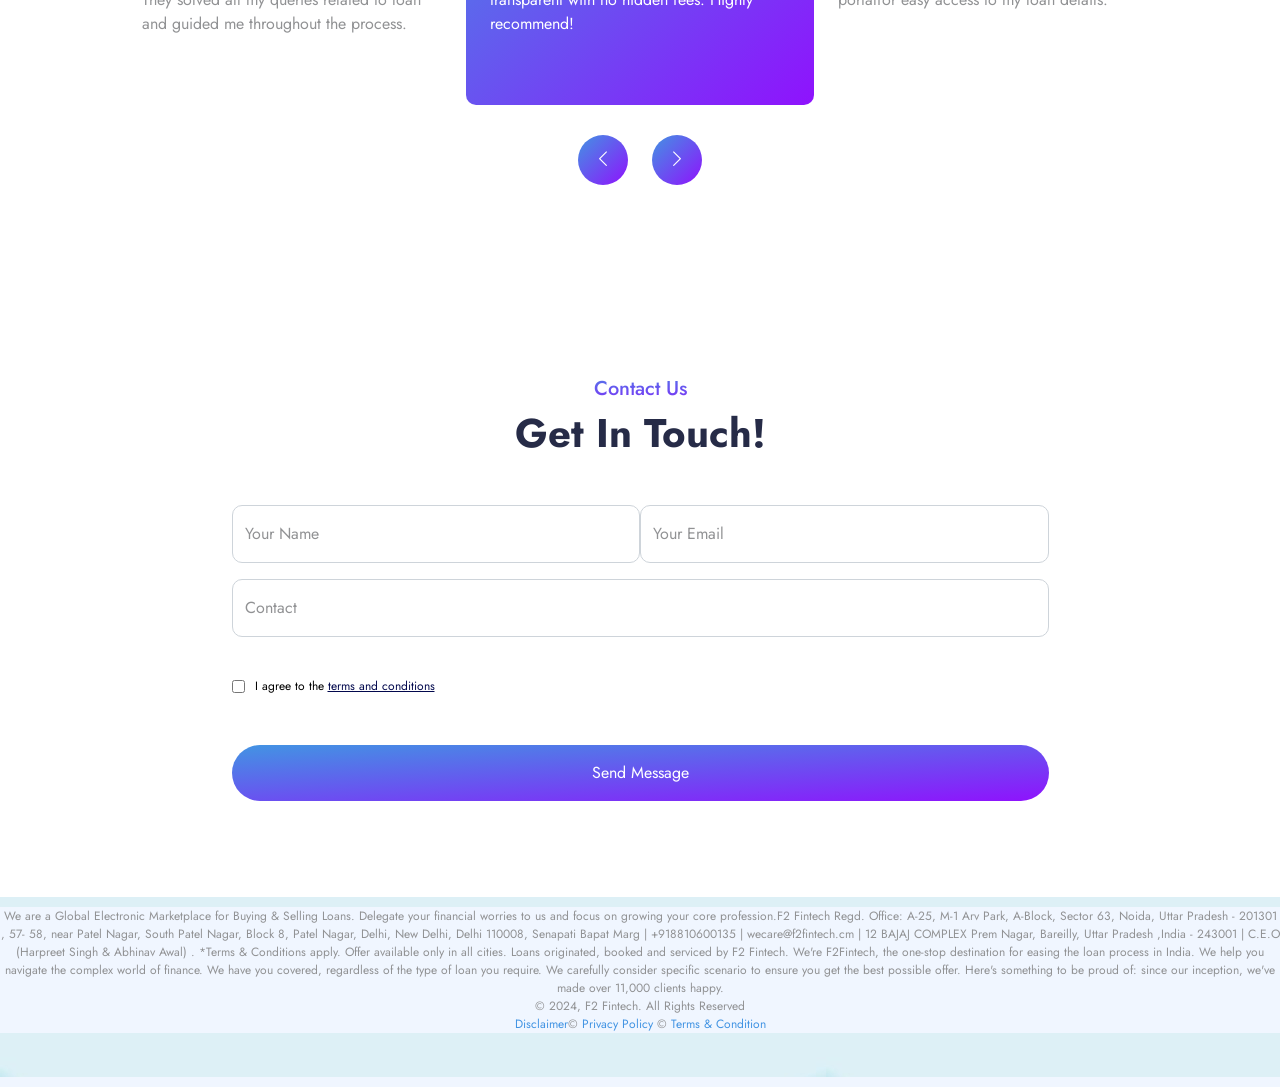
<file: F2 Fintech.html>
<!DOCTYPE html>
<html lang="en">

<head>
    <meta charset="utf-8">
    <title>F2 Fintech</title>
    <meta content="width=device-width, initial-scale=1.0" name="viewport">
    <meta content="" name="keywords">
    <meta content="" name="description">

    <!-- Favicon -->
    <link href="img/logobackremover.png" rel="icon">

    <!-- Google Web Fonts -->
    <link rel="preconnect" href="https://fonts.googleapis.com">
    <link rel="preconnect" href="https://fonts.gstatic.com" crossorigin>
    <link href="https://fonts.googleapis.com/css2?family=Heebo:wght@400;500&family=Jost:wght@500;600;700&display=swap"
        rel="stylesheet">

    <!-- Icon Font Stylesheet -->
    <link href="https://cdnjs.cloudflare.com/ajax/libs/font-awesome/5.10.0/css/all.min.css" rel="stylesheet">
    <link href="https://cdn.jsdelivr.net/npm/bootstrap-icons@1.4.1/font/bootstrap-icons.css" rel="stylesheet">
    <link href="https://cdnjs.cloudflare.com/ajax/libs/font-awesome/5.10.0/css/all.min.css" rel="stylesheet">



    <!-- Libraries Stylesheet -->
    <link href="lib/animate/animate.min.css" rel="stylesheet">
    <link href="lib/owlcarousel/assets/owl.carousel.min.css" rel="stylesheet">

    <!-- Customized Bootstrap Stylesheet -->
    <link href="css/bootstrap.min.css" rel="stylesheet">

    <!-- Template Stylesheet -->
    <link href="css/style.css" rel="stylesheet">
    <style>
        .submit-message {
            display: none;
            color: green;

        }

        .card-form {
            background-color: #646edb;
            padding: 10px;
            max-width: 400px;
            width: 100%;
        }
    </style>
</head>

<body data-bs-spy="scroll" data-bs-target=".navbar" data-bs-offset="51">
    <div class="  bg-white p-0">
        <!-- Spinner Start -->
        <div id="spinner"
            class="show bg-white position-fixed translate-middle w-100 vh-100 top-50 start-50 d-flex align-items-center justify-content-center">
            <div class="spinner-grow text-primary" style="width: 3rem; height: 3rem;" role="status">
                <span class="sr-only">Loading...</span>
            </div>
        </div>
        <!-- Spinner End -->


        <!-- Navbar & Hero Start -->
        <div class="  position-relative p-0" id="home">
            <nav class="navbar  navbar-expand-lg navbar-light px-4 px-lg-5 py-3 py-lg-0 mb-0 nav-bottom">
                <a href="" class="navbar-brand p-0">

                    <!-- <img class="logo-default.png" src="img/F2-Fintech-logoblack.png" alt="Logo" height="600px"> -->
                    <img class="logo-default.png" src="img/logobackremover.png" alt="Logo">
                </a>
                <!-- <button class="navbar-toggler button" type="button" data-bs-toggle="collapse" data-bs-target="#navbarCollapse">
                    <span class="fa fa-bars"></span> -->
                </button>
                <div class="collapse navbar-collapse" id="navbarCollapse">
                    <div class="navbar-nav mx-auto py-0">
                        <!-- <a href="#home" class="nav-item nav-link active">Home</a>
                        <a href="#about" class="nav-item nav-link">About</a>
                        <a href="#feature" class="nav-item nav-link">Feature</a>
                        <a href="#process" class="nav-item nav-link">Process</a>
                        <a href="#review" class="nav-item nav-link">Review</a>
                        <a href="#contact" class="nav-item nav-link">Contact</a> -->
                    </div>
            </nav>
            <div class="container-xxl  hero-header">

                <div class="container  content-h">
                    <div class="row g-5 align-items-start">
                        <div class="col-lg-8 text-left text-lg-start">
                            <!-- <h1 class="text-white mb-2 animated slideInDown  pg1-top1">ACHIEVE</h1> -->
                            <div class="content-top ">
                                <div class="text-top">
                                    <h1 lass=" " style="color: rgb(10, 31, 49); white-space: nowrap;"><b>LOAN STARTING
                                            FROM</b></h1>
                                    <h1 class=" " style="font-size: 60px;">8.60% P.A.</h1>
                                    <h5 class=" mb-4" style="color: rgb(10, 31, 49);white-space: nowrap;"><b>Better Loan
                                            for your better self </b></h5>
                                    <h6 class="fa fa-user" style="font-size: 17px;"><b class="mx-2 ">Happy Clients</b>
                                    </h6>
                                    <p style="color: #2c3ce3; font-size: 17px;"><b>11000+</b></p>
                                    <h6 class="fas fa-calendar" style="font-size: 17px;"><b class="mx-2">Repayment
                                            Period</b></h6>
                                    <p style="color: #2c3ce3; font-size: 17px;"><b>1 - 20 yrs</b></p>
                                    <h6 class="fas fa-check-circle" style="font-size: 17px;"><b class="mx-2">Loans
                                            Disbursed</b></h6>
                                    <p style="color: #2c3ce3; font-size: 17px;"><b>1,100 Cr</b></p>
                                    <h6 class="bi bi-graph-up" style="font-size: 17px;"><b class="mx-2">Active Customer
                                            Base</b></h6>
                                    <p style="color: #2c3ce3; font-size: 17px;"><b>3000+</b></p>
                                </div>


                                <img src="./img/top-img.png" class="header-img">



                                <div class="top-img">
                                    <!-- <img  src="./img/topimage-removebg-preview.png"> -->
                                </div>
                            </div>
                        </div>
                        <div class="col-lg-4 ">
                            <div class="form-card ">
                                <h2 style="text-align: left; margin-bottom: -2px;"> GET LOAN</h2>
                                <p style="color: white; padding-left: 4px; font-size: 15px;">Empower your financial
                                    future with F2 Fintech</p>

                                <form id="loanForm" action="http://localhost:3000/api/send-email" method="POST"
                                    target="hidden_iframe">
                                    <div class="form-group">
                                        <label for="name">Name</label>
                                        <input type="text" id="name" name="name" required>
                                    </div>
                                    <div class="form-group">
                                        <label for="email">Email</label>
                                        <input type="email" id="email" name="email" required>
                                    </div>
                                    <div class="form-group">
                                        <label for="contact">Contact Number</label>
                                        <input type="tel" id="contact" name="contact" required>
                                    </div>
                                    <div class="form-terms">
                                        <label>
                                            <input type="checkbox" id="terms" name="terms" required>
                                            I agree to the terms and
                                            conditions</a>
                                        </label>
                                    </div>
                                    <button type="submit">Apply Now</button>
                                </form>

                                <div id="submissionMessage"></div>

                                <script>
                                    document.getElementById('loanForm').addEventListener('submit', function (event) {
                                        event.preventDefault(); // Prevent the form from submitting immediately

                                        const messageDiv = document.getElementById('submissionMessage');
                                        messageDiv.style.display = 'block'; // Show the submission message
                                        messageDiv.textContent = 'Form submitted';

                                        setTimeout(function () {
                                            messageDiv.textContent =
                                                'Form submitted.'; // Change the message to "Form submitted"
                                            document.getElementById('loanForm')
                                                .submit();
                                        }, 3000);
                                    });
                                </script>


                            </div>
                            <!-- <img src="/img/Subtract.png" class="sub-img"> -->
                        </div>
                    </div>
                </div>
            </div>

            <!-- Navbar & Hero End -->


            <!-- About Start -->
            <div class="container-xxl py-5 about-div" id="about">
                <div class="container py-5 px-lg-5">
                    <div class="row g-5 align-items-center">
                        <div class="col-lg-6 wow fadeInUp" data-wow-delay="0.1s">
                            <h1 class="text-primary-gradient fw-medium">About Us</h1>

                            <h5 class="mb-4 steps-text">Welcome to F2 Fintech. Your go-to place for choosing best loans
                                in India.</h5>
                            <p>We're F2Fintech, the one-stop destination for easing the loan process in India. We help
                                you navigate the complex world of finance. We have you covered, regardless of the type
                                of loan you require. We carefully consider your specific scenario to ensure you get the
                                best possible offer.</p>
                            <div class="row g-4 mb-4">
                                <div class="col-sm-6 wow fadeIn" data-wow-delay="0.2s">
                                    <div class="d-flex">
                                        <div class="ms-3 about-ele1">
                                            <i class="fa fa-map-pin fa-2x text-primary-gradient flex-shrink-0 mt-1"></i>
                                            <h2 class="mb-0" data-toggle="counter-up">400</h2>
                                            <p class="text-primary-gradient mb-0">Location served</p>
                                        </div>
                                    </div>
                                </div>
                                <div class="col-sm-6 wow fadeIn" data-wow-delay="0.2s">
                                    <div class="d-flex">
                                        <div class="ms-3 about-ele2">
                                            <i class="fa fa-user fa-2x text-secondary-gradient flex-shrink-0 mt-1"></i>
                                            <h2 class="mb-0" data-toggle="counter-up">14,000</h2>
                                            <p class="text-secondary-gradient mb-0">Applications Recieved</p>
                                        </div>
                                    </div>
                                </div>
                            </div>
                            <a id="popupButton"
                                class="btn btn-primary-gradient py-sm-3 px-4 px-sm-5 rounded-pill mt-3">Contact
                                Us</a>
                            <div id="popupForm" class="popup">
                                <div class="card-form">
                                    <div class="card-body">
                                        <a class="fas fa user" id="closeButton"
                                            style="padding-left: 230px; font-size: 30px;">
                                            <span class="fa-times-circle text-white"></span>
                                        </a>
                                        <h5 class="card-title">Get Loan</h5>
                                        <form id="loanForm1" action="http://localhost:3000/api/send-email" method="POST"
                                            target="hidden_iframe">
                                            <div class="form-group" id="contactus">
                                                <label for="name">Name</label>
                                                <input type="text" style="color: black;" class="form-control" id="name"
                                                    name="name" required>
                                            </div>
                                            <div class="form-group">
                                                <label for="email">Email address</label>
                                                <input type="email" style="color: black;" class="form-control"
                                                    id="email" name="email" required>
                                            </div>
                                            <div class="form-group">
                                                <label for="contact">Contact Number</label>
                                                <input type="tel" style="color: black;" class="form-control"
                                                    id="contact" name="contact" required>
                                            </div>
                                            <div class="form-terms">
                                                <label style="font-size: 12px;">
                                                    <input type="checkbox" name="terms" required>
                                                    I agree to the <a style="color:#02084d; font-size: 12px;"
                                                        href="terms-and-conditions.html" target="_blank">terms and
                                                        conditions</a>
                                                </label>
                                            </div>
                                            <button type="submit">Apply Now</button>
                                        </form>
                                        <div id="submissionMessage1"></div>
                                    </div>
                                </div>
                            </div>

                            <script>
                                document.getElementById('loanForm1').addEventListener('submit', function (event) {
                                    event.preventDefault();

                                    const messageDiv = document.getElementById('submissionMessage1');
                                    messageDiv.style.display = 'block';
                                    messageDiv.textContent = 'Form submitted';

                                    setTimeout(function () {
                                        document.getElementById('loanForm1').submit();
                                    }, 3000);
                                });
                            </script>

                        </div>
                        <div class="col-lg-6">
                            <img class="img-fluid wow fadeInUp" data-wow-delay="0.5s" src="img/groupimg.jfif">
                        </div>
                    </div>
                </div>
            </div>
            <!-- About End -->


            <!-- Features Start -->
            <div class="container-xxl py-5 features-div" id="feature">
                <div class="container py-5 px-lg-5">
                    <div class="text-center wow fadeInUp" data-wow-delay="0.1s">
                        <h1 class="text-primary-gradient fw-medium mb-5"><b>Trending Services</b></h1>
                    </div>
                    <div class="row g-3 ">
                        <div class="col-lg-3 col-md-6 wow fadeInUp" data-wow-delay="0.1s">
                            <div class="feature-item bg-light rounded p-4">
                                <div class="d-inline-flex align-items-center justify-content-center bg-primary-gradient rounded-circle mb-4"
                                    style="width: 60px; height: 60px;">
                                    <i class="fas fa-user text-white fs-4"></i>

                                </div>
                                <h5 class="mb-3">Personal Loan</h5>

                            </div>
                        </div>
                        <div class="col-lg-3 col-md-6 wow fadeInUp" data-wow-delay="0.3s">
                            <div class="feature-item bg-light rounded p-4">
                                <div class="d-inline-flex align-items-center justify-content-center bg-secondary-gradient rounded-circle mb-4"
                                    style="width: 60px; height: 60px;">
                                    <i class="fas fa-briefcase text-white fs-4"></i>
                                </div>
                                <h5 class="mb-3">Business Loan</h5>

                            </div>
                        </div>
                        <div class="col-lg-3 col-md-6 wow fadeInUp" data-wow-delay="0.5s">
                            <div class="feature-item bg-light rounded p-4">
                                <div class="d-inline-flex align-items-center justify-content-center bg-primary-gradient rounded-circle mb-4"
                                    style="width: 60px; height: 60px;">
                                    <i class="fa fa-home text-white fs-4"></i>
                                </div>
                                <h5 class="mb-3">Home Loan</h5>

                            </div>
                        </div>
                        <div class="col-lg-3 col-md-6 wow fadeInUp" data-wow-delay="0.1s">
                            <div class="feature-item bg-light rounded p-4">
                                <div class="d-inline-flex align-items-center justify-content-center bg-secondary-gradient rounded-circle mb-4"
                                    style="width: 60px; height: 60px;">
                                    <i class="fas fa-user-tie text-white fs-4"></i>
                                </div>
                                <h5 class="mb-3">Professional Loan</h5>

                            </div>
                        </div>
                        <div class="col-lg-3 col-md-6 wow fadeInUp" data-wow-delay="0.3s">
                            <div class="feature-item bg-light rounded p-4">
                                <div class="d-inline-flex align-items-center justify-content-center bg-primary-gradient rounded-circle mb-4"
                                    style="width: 60px; height: 60px;">
                                    <i class="fas fa-cogs text-white fs-4"></i>
                                </div>
                                <h5 class="mb-3">Machinery Loan</h5>

                            </div>
                        </div>
                        <div class="col-lg-3 col-md-6 wow fadeInUp" data-wow-delay="0.5s">
                            <div class="feature-item bg-light rounded p-4">
                                <div class="d-inline-flex align-items-center justify-content-center bg-secondary-gradient rounded-circle mb-4"
                                    style="width: 60px; height: 60px;">
                                    <i class="fa fa-landmark text-white fs-4"></i>
                                </div>
                                <h5 class="mb-3">Loan Against Property</h5>

                            </div>
                        </div>
                        <div class="col-lg-3 col-md-6 wow fadeInUp" data-wow-delay="0.5s">
                            <div class="feature-item bg-light rounded p-4">
                                <div class="d-inline-flex align-items-center justify-content-center bg-secondary-gradient rounded-circle mb-4"
                                    style="width: 60px; height: 60px;">
                                    <i class="fa fa-car text-white fs-4"></i>
                                </div>
                                <h5 class="mb-3">Auto Loan</h5>

                            </div>
                        </div>
                        <div class="col-lg-3 col-md-6 wow fadeInUp" data-wow-delay="0.5s">
                            <div class="feature-item bg-light rounded p-4">
                                <div class="d-inline-flex align-items-center justify-content-center bg-secondary-gradient rounded-circle mb-4"
                                    style="width: 60px; height: 60px;">
                                    <i class="fas fa-stethoscope text-white fs-4"></i>
                                </div>
                                <h5 class="mb-3 ">Doctor Loan</h5>

                            </div>
                        </div>
                    </div>
                </div>
            </div>
            <!-- Features End -->


            <!-- Screenshot Start -->
            <!-- <div class="container-xxl py-5">
            <div class="container py-5 px-lg-5">
                <div class="row g-5 align-items-center">
                    <div class="col-lg-8 wow fadeInUp" data-wow-delay="0.1s">
                        <h5 class="text-primary-gradient fw-medium">Screenshot</h5>
                        <h1 class="mb-4">User Friendly interface And Very Easy To Use Fitness App</h1>
                        <p class="mb-4">Diam dolor diam ipsum et tempor sit. Aliqu diam amet diam et eos labore. Clita erat ipsum et lorem et sit, sed stet no labore lorem sit clita duo justo eirmod magna dolore erat amet</p>
                        <p><i class="fa fa-check text-primary-gradient me-3"></i>Diam dolor diam ipsum et tempor sit</p>
                        <p><i class="fa fa-check text-primary-gradient me-3"></i>Aliqu diam amet diam et eos labore</p>
                        <p class="mb-4"><i class="fa fa-check text-primary-gradient me-3"></i>Clita erat ipsum et lorem et sit</p>
                        <a href="" class="btn btn-primary-gradient py-sm-3 px-4 px-sm-5 rounded-pill mt-3">Read More</a>
                    </div>
                    <div class="col-lg-4 d-flex justify-content-center justify-content-lg-end wow fadeInUp" data-wow-delay="0.3s">
                        <div class="owl-carousel screenshot-carousel">
                            <img class="img-fluid" src="img/screenshot-1.png" alt="">
                            <img class="img-fluid" src="img/screenshot-2.png" alt="">
                            <img class="img-fluid" src="img/screenshot-3.png" alt="">
                            <img class="img-fluid" src="img/screenshot-4.png" alt="">
                            <img class="img-fluid" src="img/screenshot-5.png" alt="">
                        </div>
                    </div>
                </div>
            </div>
        </div> -->
            <!-- Screenshot End -->


            <!-- Process Start -->
            <div class="container-xxl py-5">
                <div class="container py-5 px-lg-5">
                    <div class="text-center pb-4 wow fadeInUp " data-wow-delay="0.1s">
                        <h5 class="text-primary-gradient fw-medium">How It Works</h5>
                        <h1 class="mb-5">4 Easy Steps</h1>
                    </div>
                    <div class="row gy-5 gx-4 justify-content-center" id="process">
                        <div class="col-lg-3 col-sm-6 text-center pt-4 wow fadeInUp" data-wow-delay="0.1s">
                            <div class="position-relative bg-light rounded pt-5 pb-4 px-4 mx-1">
                                <div class="d-inline-flex align-items-center justify-content-center bg-primary-gradient rounded-circle position-absolute top-0 start-50 translate-middle shadow"
                                    style="width: 100px; height: 100px;">
                                    <i class="fa fa-address-card fa-3x text-white"></i>
                                </div>
                                <h5 class="mt-4 mb-3 text-primary-gradient ">Step:1</h5>
                                <p class="mb-0 steps-text" style="text-align: justify;">Complete the form with your
                                    basic details.</p>
                            </div>
                        </div>
                        <div class="col-lg-3 col-sm-6 text-center pt-4 wow fadeInUp" data-wow-delay="0.3s">
                            <div class="position-relative bg-light rounded pt-5 pb-4 px-4 mx-1">
                                <div class="d-inline-flex align-items-center justify-content-center bg-secondary-gradient rounded-circle position-absolute top-0 start-50 translate-middle shadow"
                                    style="width: 100px; height: 100px;">
                                    <i class="fa fa-user fa-3x text-white"></i>
                                </div>
                                <h5 class="mt-4 mb-3 text-primary-gradient">step:2</h5>
                                <p class="mb-0 steps-text" style="text-align: justify;">Our team at F2 Fintech will
                                    review.</p>
                            </div>
                        </div>
                        <div class="col-lg-3 col-sm-6 text-center pt-4 wow fadeInUp" data-wow-delay="0.5s">
                            <div class="position-relative bg-light rounded pt-5 pb-4 px-4 mx-1">
                                <div class="d-inline-flex align-items-center justify-content-center bg-primary-gradient rounded-circle position-absolute top-0 start-50 translate-middle shadow"
                                    style="width: 100px; height: 100px;">
                                    <i class="fa fa-check-circle fa-3x text-white"></i>
                                </div>
                                <h5 class="mt-4 mb-3 text-primary-gradient">step:3</h5>
                                <p class="mb-0 steps-text" style="text-align: justify; gap:0px;">Your information

                                    verified, if meets the required criteria.</p>
                            </div>
                        </div>
                        <div class="col-lg-3 col-sm-6 text-center pt-4 wow fadeInUp" data-wow-delay="0.5s">
                            <div class="position-relative bg-light rounded pt-5 pb-4 px-4 mx-1">
                                <div class="d-inline-flex align-items-center justify-content-center bg-primary-gradient rounded-circle position-absolute top-0 start-50 translate-middle shadow"
                                    style="width: 100px; height: 100px;">
                                    <i class="fa fa-thumbs-up fa-3x text-white"></i>
                                </div>
                                <h5 class="mt-4 mb-3 text-primary-gradient">step:3</h5>
                                <p class="mb-0 steps-text" style="text-align: justify; gap:0px;">Your loan will be
                                    approved promptly.</p>
                            </div>
                        </div>
                    </div>
                </div>
            </div>

            <!-- Process Start -->


            <!-- Download Start -->
            <!-- <div class="container-xxl py-5">
            <div class="container py-5 px-lg-5">
                <div class="row g-5 align-items-center">
                    <div class="col-lg-6">
                        <img class="img-fluid wow fadeInUp" data-wow-delay="0.1s" src="img/about.png">
                    </div>
                    <div class="col-lg-6 wow fadeInUp" data-wow-delay="0.3s">
                        <h5 class="text-primary-gradient fw-medium">Download</h5>
                        <h1 class="mb-4">Download The Latest Version Of Our App</h1>
                        <p class="mb-4">Diam dolor diam ipsum et tempor sit. Aliqu diam amet diam et eos labore. Clita erat ipsum et lorem et sit, sed stet no labore lorem sit clita duo justo eirmod magna dolore erat amet</p>
                        <div class="row g-4">
                            <div class="col-sm-6 wow fadeIn" data-wow-delay="0.5s">
                                <a href="" class="d-flex bg-primary-gradient rounded py-3 px-4">
                                    <i class="fab fa-apple fa-3x text-white flex-shrink-0"></i>
                                    <div class="ms-3">
                                        <p class="text-white mb-0">Available On</p>
                                        <h5 class="text-white mb-0">App Store</h5>
                                    </div>
                                </a>
                            </div>
                            <div class="col-sm-6 wow fadeIn" data-wow-delay="0.7s">
                                <a href="" class="d-flex bg-secondary-gradient rounded py-3 px-4">
                                    <i class="fab fa-android fa-3x text-white flex-shrink-0"></i>
                                    <div class="ms-3">
                                        <p class="text-white mb-0">Available On</p>
                                        <h5 class="text-white mb-0">Play Store</h5>
                                    </div>
                                </a>
                            </div>
                        </div>
                    </div>
                </div>
            </div>
        </div> -->
            <!-- Download End -->


            <!--    Pricing  

        <div class="container-xxl py-5" id="pricing">
            <div class="container py-5 px-lg-5">
                <div class="text-center wow fadeInUp" data-wow-delay="0.1s">
                    <h5 class="text-primary-gradient fw-medium">Pricing Plan</h5>
                    <h1 class="mb-5">Choose Your Plan</h1>
                </div>
                <div class="tab-class text-center pricing wow fadeInUp" data-wow-delay="0.1s">
                    <ul class="nav nav-pills d-inline-flex justify-content-center bg-primary-gradient rounded-pill mb-5">
                        <li class="nav-item">
                            <button class="nav-link active" data-bs-toggle="pill" href="#tab-1">Monthly</button>
                        </li>
                        <li class="nav-item">
                            <button class="nav-link" data-bs-toggle="pill" href="#tab-2">Yearly</button>
                        </li>
                    </ul>
                    <div class="tab-content text-start">
                        <div id="tab-1" class="tab-pane fade show p-0 active">
                            <div class="row g-4">
                                <div class="col-lg-4">
                                    <div class="bg-light rounded">
                                        <div class="border-bottom p-4 mb-4">
                                            <h4 class="text-primary-gradient mb-1">Starter Plan</h4>
                                            <span>Powerful & Awesome Features</span>
                                        </div>
                                        <div class="p-4 pt-0">
                                            <h1 class="mb-3">
                                                <small class="align-top" style="font-size: 22px; line-height: 45px;">$</small>14.99<small
                                                    class="align-bottom" style="font-size: 16px; line-height: 40px;">/ Month</small>
                                            </h1>
                                            <div class="d-flex justify-content-between mb-3"><span>HTML5 & CSS3</span><i class="fa fa-check text-primary-gradient pt-1"></i></div>
                                            <div class="d-flex justify-content-between mb-3"><span>Bootstrap v5</span><i class="fa fa-check text-primary-gradient pt-1"></i></div>
                                            <div class="d-flex justify-content-between mb-3"><span>Responsive Layout</span><i class="fa fa-check text-primary-gradient pt-1"></i></div>
                                            <div class="d-flex justify-content-between mb-2"><span>Cross-browser Support</span><i class="fa fa-check text-primary-gradient pt-1"></i></div>
                                            <a href="" class="btn btn-primary-gradient rounded-pill py-2 px-4 mt-4">Get Started</a>
                                        </div>
                                    </div>
                                </div>
                                <div class="col-lg-4">
                                    <div class="bg-light rounded border">
                                        <div class="border-bottom p-4 mb-4">
                                            <h4 class="text-primary-gradient mb-1">Advance Plan</h4>
                                            <span>Powerful & Awesome Features</span>
                                        </div>
                                        <div class="p-4 pt-0">
                                            <h1 class="mb-3">
                                                <small class="align-top" style="font-size: 22px; line-height: 45px;">$</small>24.99<small
                                                    class="align-bottom" style="font-size: 16px; line-height: 40px;">/ Month</small>
                                            </h1>
                                            <div class="d-flex justify-content-between mb-3"><span>HTML5 & CSS3</span><i class="fa fa-check text-primary-gradient pt-1"></i></div>
                                            <div class="d-flex justify-content-between mb-3"><span>Bootstrap v5</span><i class="fa fa-check text-primary-gradient pt-1"></i></div>
                                            <div class="d-flex justify-content-between mb-3"><span>Responsive Layout</span><i class="fa fa-check text-primary-gradient pt-1"></i></div>
                                            <div class="d-flex justify-content-between mb-2"><span>Cross-browser Support</span><i class="fa fa-check text-primary-gradient pt-1"></i></div>
                                            <a href="" class="btn btn-secondary-gradient rounded-pill py-2 px-4 mt-4">Get Started</a>
                                        </div>
                                    </div>
                                </div>
                                <div class="col-lg-4">
                                    <div class="bg-light rounded">
                                        <div class="border-bottom p-4 mb-4">
                                            <h4 class="text-primary-gradient mb-1">Premium Plan</h4>
                                            <span>Powerful & Awesome Features</span>
                                        </div>
                                        <div class="p-4 pt-0">
                                            <h1 class="mb-3">
                                                <small class="align-top" style="font-size: 22px; line-height: 45px;">$</small>34.99<small
                                                    class="align-bottom" style="font-size: 16px; line-height: 40px;">/ Month</small>
                                            </h1>
                                            <div class="d-flex justify-content-between mb-3"><span>HTML5 & CSS3</span><i class="fa fa-check text-primary-gradient pt-1"></i></div>
                                            <div class="d-flex justify-content-between mb-3"><span>Bootstrap v5</span><i class="fa fa-check text-primary-gradient pt-1"></i></div>
                                            <div class="d-flex justify-content-between mb-3"><span>Responsive Layout</span><i class="fa fa-check text-primary-gradient pt-1"></i></div>
                                            <div class="d-flex justify-content-between mb-2"><span>Cross-browser Support</span><i class="fa fa-check text-primary-gradient pt-1"></i></div>
                                            <a href="" class="btn btn-primary-gradient rounded-pill py-2 px-4 mt-4">Get Started</a>
                                        </div>
                                    </div>
                                </div>
                            </div>
                        </div>
                        <div id="tab-2" class="tab-pane fade p-0">
                            <div class="row g-4">
                                <div class="col-lg-4">
                                    <div class="bg-light rounded">
                                        <div class="border-bottom p-4 mb-4">
                                            <h4 class="text-primary-gradient mb-1">Starter Plan</h4>
                                            <span>Powerful & Awesome Features</span>
                                        </div>
                                        <div class="p-4 pt-0">
                                            <h1 class="mb-3">
                                                <small class="align-top" style="font-size: 22px; line-height: 45px;">$</small>114.99<small
                                                    class="align-bottom" style="font-size: 16px; line-height: 40px;">/ Yearly</small>
                                            </h1>
                                            <div class="d-flex justify-content-between mb-3"><span>HTML5 & CSS3</span><i class="fa fa-check text-primary-gradient pt-1"></i></div>
                                            <div class="d-flex justify-content-between mb-3"><span>Bootstrap v5</span><i class="fa fa-check text-primary-gradient pt-1"></i></div>
                                            <div class="d-flex justify-content-between mb-3"><span>Responsive Layout</span><i class="fa fa-check text-primary-gradient pt-1"></i></div>
                                            <div class="d-flex justify-content-between mb-2"><span>Cross-browser Support</span><i class="fa fa-check text-primary-gradient pt-1"></i></div>
                                            <a href="" class="btn btn-primary-gradient rounded-pill py-2 px-4 mt-4">Get Started</a>
                                        </div>
                                    </div>
                                </div>
                                <div class="col-lg-4">
                                    <div class="bg-light rounded border">
                                        <div class="border-bottom p-4 mb-4">
                                            <h4 class="text-primary-gradient mb-1">Advance Plan</h4>
                                            <span>Powerful & Awesome Features</span>
                                        </div>
                                        <div class="p-4 pt-0">
                                            <h1 class="mb-3">
                                                <small class="align-top" style="font-size: 22px; line-height: 45px;">$</small>124.99<small
                                                    class="align-bottom" style="font-size: 16px; line-height: 40px;">/ Yearly</small>
                                            </h1>
                                            <div class="d-flex justify-content-between mb-3"><span>HTML5 & CSS3</span><i class="fa fa-check text-primary-gradient pt-1"></i></div>
                                            <div class="d-flex justify-content-between mb-3"><span>Bootstrap v5</span><i class="fa fa-check text-primary-gradient pt-1"></i></div>
                                            <div class="d-flex justify-content-between mb-3"><span>Responsive Layout</span><i class="fa fa-check text-primary-gradient pt-1"></i></div>
                                            <div class="d-flex justify-content-between mb-2"><span>Cross-browser Support</span><i class="fa fa-check text-primary-gradient pt-1"></i></div>
                                            <a href="" class="btn btn-primary-gradient rounded-pill py-2 px-4 mt-4">Get Started</a>
                                        </div>
                                    </div>
                                </div>
                                <div class="col-lg-4">
                                    <div class="bg-light rounded">
                                        <div class="border-bottom p-4 mb-4">
                                            <h4 class="text-primary-gradient mb-1">Premium Plan</h4>
                                            <span>Powerful & Awesome Features</span>
                                        </div>
                                        <div class="p-4 pt-0">
                                            <h1 class="mb-3">
                                                <small class="align-top" style="font-size: 22px; line-height: 45px;">$</small>134.99<small
                                                    class="align-bottom" style="font-size: 16px; line-height: 40px;">/ Yearly</small>
                                            </h1>
                                            <div class="d-flex justify-content-between mb-3"><span>HTML5 & CSS3</span><i class="fa fa-check text-primary-gradient pt-1"></i></div>
                                            <div class="d-flex justify-content-between mb-3"><span>Bootstrap v5</span><i class="fa fa-check text-primary-gradient pt-1"></i></div>
                                            <div class="d-flex justify-content-between mb-3"><span>Responsive Layout</span><i class="fa fa-check text-primary-gradient pt-1"></i></div>
                                            <div class="d-flex justify-content-between mb-2"><span>Cross-browser Support</span><i class="fa fa-check text-primary-gradient pt-1"></i></div>
                                            <a href="" class="btn btn-primary-gradient rounded-pill py-2 px-4 mt-4">Get Started</a>
                                        </div>
                                    </div>
                                </div>
                            </div>
                        </div>
                    </div>
                </div>
            </div>
        </div>
         -->


            <!-- Testimonial Start -->
            <div class="container-xxl py-5" id="review">
                <div class="container py-5 px-lg-5">
                    <div class="text-center wow fadeInUp" data-wow-delay="0.1s">
                        <h5 class="text-primary-gradient fw-medium">Testimonial</h5>
                        <h1 class="mb-5">What Say Our Clients!</h1>
                    </div>
                    <div class="owl-carousel testimonial-carousel wow fadeInUp" data-wow-delay="0.1s">
                        <div class="testimonial-item rounded p-4">
                            <div class="d-flex align-items-center mb-4">
                                <!-- <img class="img-fluid bg-white rounded flex-shrink-0 p-1" src="img/client2.png" style="width: 85px; height: 85px;"> -->
                                <div class="ms-4">
                                    <h5 class="mb-1"> <i class="fas fa-user text-black fs-4 icon-left"></i>Dr.Tanmay
                                        Joshi</h5>
                                    <p class="mb-1">Doctor</p>
                                    <div>
                                        <small class="fa fa-star text-warning"></small>
                                        <small class="fa fa-star text-warning"></small>
                                        <small class="fa fa-star text-warning"></small>
                                        <small class="fa fa-star text-warning"></small>
                                        <small class="fa fa-star text-warning"></small>
                                    </div>
                                </div>
                            </div>
                            <p class="mb-0">The online process was quick and easy, also the loan approval was quite
                                fast. The interest rate was competitive, and eveything was transparent with no hidden
                                fees. Highly recommend!</p>
                        </div>
                        <div class="testimonial-item rounded p-4">
                            <div class="d-flex align-items-center mb-4">
                                <!-- <img class="img-fluid bg-white rounded flex-shrink-0 p-1" src="img/client1.png" style="width: 85px; height: 85px;"> -->
                                <div class="ms-4">
                                    <h5 class="mb-1"><i class="fas fa-user text-black  fs-4 icon-left"></i> Dr.Medidi
                                        Shee</h5>
                                    <p class="mb-1">Doctor</p>
                                    <div>
                                        <small class="fa fa-star text-warning"></small>
                                        <small class="fa fa-star text-warning"></small>
                                        <small class="fa fa-star text-warning"></small>
                                        <small class="fa fa-star text-warning"></small>
                                        <small class="fa fa-star text-warning"></small>
                                    </div>
                                </div>
                            </div>
                            <p class="mb-0">My loan with F2 Fintech was smooth, but what really impressed me was their
                                ongoing support. They have a dedicated online portalfor easy access to my loan details.
                            </p>
                        </div>
                        <div class="testimonial-item rounded p-4">
                            <div class="d-flex align-items-center mb-4">
                                <!-- <img class="img-fluid bg-white rounded flex-shrink-0 p-1" src="img/client3.png" style="width: 85px; height: 85px;"> -->
                                <div class="ms-4">
                                    <h5 class="mb-1"> <i class="fas fa-user text-black  fs-4 icon-left"></i>Dr.
                                        Hadinbhai
                                        Mahadar</h5>
                                    <p class="mb-1">Doctor</p>
                                    <div>
                                        <small class="fa fa-star text-warning"></small>
                                        <small class="fa fa-star text-warning"></small>
                                        <small class="fa fa-star text-warning"></small>
                                        <small class="fa fa-star text-warning"></small>
                                        <small class="fa fa-star text-warning"></small>
                                    </div>
                                </div>
                            </div>
                            <p class="mb-0">Securing loan can often seem difficult but F2 Fintech made it a possitive
                                experience. They not only provide the funds I needed, but also offered helpful financial
                                tools and resources</p>
                        </div>
                        <div class="testimonial-item rounded p-4">
                            <div class="d-flex align-items-center mb-4">
                                <!-- <img class="img-fluid bg-white rounded flex-shrink-0 p-1" src="img/testimonial-4.jpg" style="width: 85px; height: 85px;"> -->
                                <div class="ms-4">
                                    <h5 class="mb-1"><i class="fas fa-user text-black fs-4 icon-left"></i> Nayni
                                        Srividhya</h5>
                                    <p class="mb-1">Doctor</p>
                                    <div>
                                        <small class="fa fa-star text-warning"></small>
                                        <small class="fa fa-star text-warning"></small>
                                        <small class="fa fa-star text-warning"></small>
                                        <small class="fa fa-star text-warning"></small>
                                        <small class="fa fa-star text-warning"></small>
                                    </div>
                                </div>
                            </div>
                            <p class="mb-0"> I was nervous about applying for a loan thought F2 Fintech, but their
                                customer service team was incredibly supportive . They solved all my queries related to
                                loan and guided me throughout the process.</p>
                        </div>
                    </div>
                </div>
            </div>
            <!-- Testimonial End -->


            <!-- contact form  -->

            <div class="container-xxl py-5" id="contact">
                <div class="container py-5 px-lg-5">
                    <div class="text-center wow fadeInUp" data-wow-delay="0.1s">
                        <h5 class="text-primary-gradient fw-medium">Contact Us</h5>
                        <h1 class="mb-5">Get In Touch!</h1>
                    </div>
                    <div class="row justify-content-center">
                        <div class="col-lg-9">
                            <div class="wow fadeInUp" data-wow-delay="0.3s">
                                <form id="contactForm" action="http://localhost:3000/api/send-email" method="POST"
                                    target="hidden_iframe">
                                    <div class="row g-3">
                                        <div class="col-md-6">
                                            <div class="form-floating">
                                                <input type="text" class="form-control" id="name" name="name"
                                                    placeholder="Your Name" required>
                                                <label for="name">Your Name</label>
                                            </div>
                                        </div>
                                        <div class="col-md-6">
                                            <div class="form-floating">
                                                <input type="email" class="form-control" id="email" name="email"
                                                    placeholder="Your Email" required>
                                                <label for="email">Your Email</label>
                                            </div>
                                        </div>
                                        <div class="col-12">
                                            <div class="form-floating">
                                                <input type="text" class="form-control" id="contact" name="contact"
                                                    placeholder="Contact" required>
                                                <label for="contact">Contact</label>
                                            </div>
                                        </div>
                                        <div class="col-12">
                                            <div class="form-terms">
                                                <label style="font-size: 12px;">
                                                    <input type="checkbox" name="terms" required>
                                                    <span style="color: black;">I agree to the </span>
                                                    <a style="color:#02084d; font-size: 12px;"
                                                        href="terms-and-conditions.html" target="_blank">terms and
                                                        conditions</a>
                                                </label>
                                            </div>
                                        </div>

                                        <div class="col-12 text-center">
                                            <button class="btn btn-primary-gradient rounded-pill py-3 px-5"
                                                type="submit">Send Message</button>
                                        </div>
                                    </div>
                                </form>
                                <div id="submissionMessage"></div>
                            </div>
                        </div>
                    </div>
                </div>
            </div>

            <script>
                document.getElementById('contactForm').addEventListener('submit', function (event) {
                    event.preventDefault();

                    alert('Form submitted');

                    setTimeout(function () {
                        document.getElementById('contactForm').submit();
                    }, 3000);
                });
            </script>




            <!-- 
            <script>
                document.getElementById('contactForm').addEventListener('submit', function (event) {
                    event.preventDefault();

                    const name = document.getElementById('name').value;
                    const contact = document.getElementById('contact').value;

                    const messageDiv = document.getElementById('submissionMessage');
                    messageDiv.style.display = 'block';
                    messageDiv.textContent = 'Submitting form...';

                    fetch('/api/send-email', {
                            method: 'POST',
                            headers: {
                                'Content-Type': 'application/json',
                            },
                            body: JSON.stringify({
                                name: name,
                                contact: contact
                            }),
                        })
                        .then(response => response.json())
                        .then(data => {
                            if (data.status === 'error') {
                                messageDiv.textContent = `Error: ${data.message}`;
                            } else {
                                messageDiv.textContent = 'Form submitted successfully.';
                                document.getElementById('contactForm').reset();
                            }
                        })
                        .catch((error) => {
                            console.error('Error:', error);
                            messageDiv.textContent = 'An error occurred. Please try again.';
                        });
                });
            </script> -->





            <!-- Contact End -->


            <!-- Footer Start -->
            <!-- <div class="container-fluid bg-primary text-light footer wow fadeIn footer-div" data-wow-delay="0.1s">
            <div class="container py-5 px-lg-5">
                <div class="row g-5">
                    <div class="col-md-6 col-lg-3">
                        <h4 class="text-white mb-4">Address</h4>
                        <p><i class="fa fa-map-marker-alt me-3"></i>A-25, M-1 Arv Park, A-Block, Sector 63, Noida, Uttar Pradesh - 201301</p>
                        <p><i class="fa fa-phone-alt me-3"></i>+918810600135</p>
                        <p><i class="fa fa-envelope me-3"></i>wecare@f2fintech.com</p>
                        <div class="d-flex pt-2">
                            <a class="btn btn-outline-light btn-social" href=""><i class="fab fa-twitter"></i></a>
                            <a class="btn btn-outline-light btn-social" href=""><i class="fab fa-facebook-f"></i></a>
                            <a class="btn btn-outline-light btn-social" href=""><i class="fab fa-instagram"></i></a>
                            <a class="btn btn-outline-light btn-social" href=""><i class="fab fa-linkedin-in"></i></a>
                        </div>
                    </div>
                    <div class="col-md-6 col-lg-3 margin-left">
                        <h4 class="text-white mb-4">Quick Link</h4>
                        <a class="btn btn-link" href="#about">About Us</a>
                        <a class="btn btn-link" href="#contactus">Contact Us</a>
                        <a class="btn btn-link" href="">Privacy Policy</a>
                        <a class="btn btn-link" href="">Terms & Condition</a>
                        <a class="btn btn-link" href="">FAQ</a>
                    </div>
                    <div class="col-md-6 col-lg-3 margin-left">
                        <img style="height: 200px;" src="./img/F2-Fintech-logoblack.png">
                        <h5 style="padding-bottom: 100px;" class="text-white">"True wealth is not measured by the size of your bank account, but by the freedom to live life on your own terms."</h5>
                    </div>
                   
                    </div>
                </div>
            </div>
            <div class="container px-lg-5 align-items-center">
                <div class="copyright">
                    <div class="row">
                        <div class="col-md-6 text-center text-md-start mb-3 mb-md-0">
                            &copy; <a class="border-bottom" href="#">F2 Fintech</a>, All Right Reserved. 
                        </div>
                        <div class="col-md-6 text-center text-md-end">

                        </div>
                    </div>
                </div>
            </div>
        </div> -->
            <!-- Footer End -->
            <div class="footer-new">
                <p>We are a Global Electronic Marketplace for Buying & Selling Loans.
                    Delegate your financial worries to us and focus on growing your core profession.F2 Fintech Regd.
                    Office: A-25, M-1 Arv Park, A-Block, Sector 63, Noida, Uttar Pradesh - 201301 ,
                    57- 58, near Patel Nagar, South Patel Nagar, Block 8, Patel Nagar, Delhi, New Delhi, Delhi 110008,
                    Senapati Bapat Marg | +918810600135 | wecare@f2fintech.cm | 12 BAJAJ COMPLEX Prem Nagar, Bareilly,
                    Uttar Pradesh ,India -
                    243001
                    | C.E.O (Harpreet Singh & Abhinav Awal)
                    . *Terms & Conditions apply. Offer available only in all cities. Loans originated, booked and
                    serviced by F2 Fintech.
                    We're F2Fintech, the one-stop destination for easing the loan process in India. We help you navigate
                    the complex world of finance. We have you covered, regardless of the type of loan you require. We
                    carefully consider specific scenario to ensure you get the best possible offer. Here's
                    something to be proud of: since our inception, we've made over 11,000 clients happy.
                    <br> © 2024, F2 Fintech. All Rights Reserved
                    <br><a href="https://f2fintech.com/disclaimer.html" target="blank">Disclaimer</a>© <a
                        href="https://f2fintech.com/termsofuse.html">Privacy Policy</a> © <a
                        href="https://f2fintech.com/termsofuse.html">Terms & Condition</a></p>

            </div>


            <!-- Back to Top -->
            <a href="#" class="btn btn-lg btn-lg-square back-to-top pt-2"><i class="bi bi-arrow-up text-white"></i></a>
        </div>

        <!-- JavaScript Libraries -->
        <script src="https://code.jquery.com/jquery-3.4.1.min.js"></script>
        <script src="https://cdn.jsdelivr.net/npm/bootstrap@5.0.0/dist/js/bootstrap.bundle.min.js"></script>
        <script src="lib/wow/wow.min.js"></script>
        <script src="lib/easing/easing.min.js"></script>
        <script src="lib/waypoints/waypoints.min.js"></script>
        <script src="lib/counterup/counterup.min.js"></script>
        <script src="lib/owlcarousel/owl.carousel.min.js"></script>

        <!-- Template Javascript -->
        <script src="js/main.js"></script>

<!-- Code injected by live-server -->
<script>
	// <![CDATA[  <-- For SVG support
	if ('WebSocket' in window) {
		(function () {
			function refreshCSS() {
				var sheets = [].slice.call(document.getElementsByTagName("link"));
				var head = document.getElementsByTagName("head")[0];
				for (var i = 0; i < sheets.length; ++i) {
					var elem = sheets[i];
					var parent = elem.parentElement || head;
					parent.removeChild(elem);
					var rel = elem.rel;
					if (elem.href && typeof rel != "string" || rel.length == 0 || rel.toLowerCase() == "stylesheet") {
						var url = elem.href.replace(/(&|\?)_cacheOverride=\d+/, '');
						elem.href = url + (url.indexOf('?') >= 0 ? '&' : '?') + '_cacheOverride=' + (new Date().valueOf());
					}
					parent.appendChild(elem);
				}
			}
			var protocol = window.location.protocol === 'http:' ? 'ws://' : 'wss://';
			var address = protocol + window.location.host + window.location.pathname + '/ws';
			var socket = new WebSocket(address);
			socket.onmessage = function (msg) {
				if (msg.data == 'reload') window.location.reload();
				else if (msg.data == 'refreshcss') refreshCSS();
			};
			if (sessionStorage && !sessionStorage.getItem('IsThisFirstTime_Log_From_LiveServer')) {
				console.log('Live reload enabled.');
				sessionStorage.setItem('IsThisFirstTime_Log_From_LiveServer', true);
			}
		})();
	}
	else {
		console.error('Upgrade your browser. This Browser is NOT supported WebSocket for Live-Reloading.');
	}
	// ]]>
</script>
</body>

</html>
</file>
<file: css/style.css>
/********** Template CSS **********/
:root {
  --primary: #4294e3;
  --secondary: #8f12fd;
  --light: #f0f6ff;
  --dark: #262b47;
}

/*** Spinner ***/
#spinner {
  opacity: 0;
  visibility: hidden;
  transition: opacity 0.5s ease-out, visibility 0s linear 0.5s;
  z-index: 99999;
}

#spinner.show {
  transition: opacity 0.5s ease-out, visibility 0s linear 0s;
  visibility: visible;
  opacity: 1;
}

/*** Heading ***/
h1,
h2,
.fw-bold {
  font-weight: 700 !important;
}

h3,
h4,
.fw-semi-bold {
  font-weight: 600 !important;
}

h5,
h6,
.fw-medium {
  font-weight: 500 !important;
}

/*** Gradient Text & BG ***/
.text-primary-gradient {
  background: linear-gradient(
    to bottom right,
    var(--primary),
    var(--secondary)
  );
  -webkit-background-clip: text;
  -webkit-text-fill-color: transparent;
}

.text-secondary-gradient {
  background: linear-gradient(
    to bottom right,
    var(--secondary),
    var(--primary)
  );
  -webkit-background-clip: text;
  -webkit-text-fill-color: transparent;
}

.bg-primary-gradient {
  background: linear-gradient(
    to bottom right,
    var(--primary),
    var(--secondary)
  );
}

.bg-secondary-gradient {
  background: linear-gradient(
    to bottom right,
    var(--secondary),
    var(--primary)
  );
}

/*** Button ***/
.btn {
  transition: 0.5s;
}

.btn.btn-primary-gradient,
.btn.btn-secondary-gradient {
  position: relative;
  overflow: hidden;
  border: none;
  color: #ffffff;
  z-index: 1;
}

.btn.btn-primary-gradient::after,
.btn.btn-secondary-gradient::after {
  position: absolute;
  content: "";
  top: 0;
  left: 0;
  width: 100%;
  height: 100%;
  transition: 0.5s;
  z-index: -1;
  opacity: 0;
}

.btn.btn-primary-gradient,
.btn.btn-secondary-gradient::after {
  background: linear-gradient(
    to bottom right,
    var(--primary),
    var(--secondary)
  );
}

.btn.btn-secondary-gradient,
.btn.btn-primary-gradient::after {
  background: linear-gradient(
    to bottom right,
    var(--secondary),
    var(--primary)
  );
}

.btn.btn-primary-gradient:hover::after,
.btn.btn-secondary-gradient:hover::after {
  opacity: 1;
}

.btn-square {
  width: 38px;
  height: 38px;
}

.btn-sm-square {
  width: 32px;
  height: 32px;
}

.btn-lg-square {
  width: 48px;
  height: 48px;
}

.btn-square,
.btn-sm-square,
.btn-lg-square {
  padding: 0;
  display: flex;
  align-items: center;
  justify-content: center;
  font-weight: normal;
  border-radius: 50px;
}

.back-to-top {
  position: fixed;
  display: none;
  right: 45px;
  bottom: 45px;
  z-index: 99;
  border: none;
  background: linear-gradient(
    to bottom right,
    var(--primary),
    var(--secondary)
  );
}

/*** Navbar ***/
.navbar-light .navbar-nav .nav-link {
  position: relative;
  margin-right: 25px;
  padding: 45px 0;
  font-family: "Jost", sans-serif;
  font-size: 18px;
  font-weight: 500;
  color: var(--light) !important;
  outline: none;
  transition: 0.5s;
}

.navbar-light .navbar-nav .nav-link::before {
  position: absolute;
  content: "";
  width: 0;
  height: 0;
  top: -10px;
  left: 50%;
  transform: translateX(-50%);
  border: 10px solid;
  border-color: var(--light) transparent transparent transparent;
  transition: 0.5s;
}

.sticky-top.navbar-light .navbar-nav .nav-link {
  padding: 20px 0;
  color: var(--dark) !important;
}

.navbar-light .navbar-nav .nav-link:hover::before,
.navbar-light .navbar-nav .nav-link.active::before {
  top: 0;
}

.navbar-light .navbar-brand h1 {
  color: #ffffff;
}

.navbar-light .navbar-brand img {
  max-height: 70px;
  transition: 0.5s;
}

.sticky-top.navbar-light .navbar-brand img {
  max-height: 45px;
}

@media (max-width: 991.98px) {
  .sticky-top.navbar-light {
    position: relative;
    background: #ffffff;
  }

  .navbar-light .navbar-collapse {
    margin-top: 15px;
    border-top: 1px solid #dddddd;
  }

  .navbar-light .navbar-nav .nav-link,
  .sticky-top.navbar-light .navbar-nav .nav-link {
    padding: 10px 0;
    margin-left: 0;
    color: var(--dark) !important;
  }

  .navbar-light .navbar-nav .nav-link::before {
    display: none;
  }

  .navbar-light .navbar-nav .nav-link:hover,
  .navbar-light .navbar-nav .nav-link.active {
    color: var(--primary) !important;
  }

  .navbar-light .navbar-brand h1 {
    background: linear-gradient(
      to bottom right,
      var(--primary),
      var(--secondary)
    );
    -webkit-background-clip: text;
    -webkit-text-fill-color: transparent;
  }

  .navbar-light .navbar-brand img {
    max-height: 55px;
  }
}

@media (min-width: 992px) {
  .navbar-light {
    /* position: absolute; */
    width: 100%;
    top: 0;
    left: 0;
    z-index: 999;
  }

  .sticky-top.navbar-light {
    position: fixed;
    background: #ffffff;
  }

  .sticky-top.navbar-light .navbar-nav .nav-link::before {
    border-top-color: var(--primary);
  }

  .sticky-top.navbar-light .navbar-brand h1 {
    background: linear-gradient(
      to bottom right,
      var(--primary),
      var(--secondary)
    );
    -webkit-background-clip: text;
    -webkit-text-fill-color: transparent;
  }
}

/*** Hero Header ***/
.hero-header {
  margin-bottom: 2rem;
  padding: 16rem 0 0 0;
  background:fixed;
  /* background-color: #DDDDDD; */
  background-image: url("../img/background3.jpg");
  margin-top: -70px;
  background-size:cover;
  width: 100%; /* Adjust as needed */
  height: 100vh;

  /* background:
    
        /* url(../img/vecteezy_abstract-plexus-tech-background-with-glowing-blue-shiny_21050150.mov), */
  /* url(../img/bg-triangle.png),
        url(../img/bg-bottom.png), */
  /* linear-gradient(to bottom right, var(--primary), var(--secondary)); */
  background-position: left 0px top 0px, right 0px top 50%, center bottom;
  background-repeat: no-repeat;
}

@media (max-width: 991.98px) {
  .hero-header {
    padding: 6rem 0 9rem 0;
  }
}

/*** Feature ***/
.feature-item {
  transition: 0.5s;
  margin-right: 10px;
}

.feature-item:hover {
  margin-top: -15px;
  box-shadow: 0 0.5rem 1.5rem rgba(0, 0, 0, 0.08);
}

/*** Pricing ***/
.pricing .nav {
  padding: 2px;
}

.pricing .nav-link {
  padding: 12px 30px;
  font-weight: 500;
  color: var(--dark);
  background: #ffffff;
}

.pricing .nav-item:first-child .nav-link {
  border-radius: 30px 0 0 30px;
}

.pricing .nav-item:last-child .nav-link {
  border-radius: 0 30px 30px 0;
}

.pricing .nav-link.active {
  color: #ffffff;
  background: linear-gradient(
    to bottom right,
    var(--primary),
    var(--secondary)
  );
}

/*** Screenshot ***/
.screenshot-carousel {
  position: relative;
  width: 253px;
  height: 500px;
  padding: 15px;
  margin-right: 30px;
}

.screenshot-carousel::before {
  position: absolute;
  content: "";
  width: 100%;
  height: 100%;
  top: 0;
  left: 0;
  background: url(../img/screenshot-frame.png) center center no-repeat;
  background-size: 253px 500px;
  z-index: 1;
}

.screenshot-carousel .owl-item img {
  position: relative;
  width: 223px;
  height: 470px;
}

.screenshot-carousel .owl-dots {
  position: absolute;
  top: 50%;
  right: -30px;
  transform: translateY(-50%);
  display: flex;
  flex-direction: column;
  align-items: center;
  justify-content: center;
}

.screenshot-carousel .owl-dot {
  position: relative;
  display: inline-block;
  margin: 5px 0;
  width: 15px;
  height: 15px;
  background: linear-gradient(
    to bottom right,
    var(--primary),
    var(--secondary)
  );
  border-radius: 15px;
  transition: 0.5s;
}

.screenshot-carousel .owl-dot::after {
  position: absolute;
  content: "";
  width: 5px;
  height: 5px;
  top: 5px;
  left: 5px;
  background: #ffffff;
  border-radius: 5px;
}

.screenshot-carousel .owl-dot.active {
  box-shadow: 0 0 10px var(--dark);
}

/*** Testimonial ***/
.testimonial-carousel .owl-item .testimonial-item,
.testimonial-carousel .owl-item .testimonial-item * {
  transition: 0.5s;
}

.testimonial-carousel .owl-item.center .testimonial-item {
  background: linear-gradient(
    to bottom right,
    var(--primary),
    var(--secondary)
  );
}

.testimonial-carousel .owl-item.center .testimonial-item h5,
.testimonial-carousel .owl-item.center .testimonial-item p {
  color: #ffffff !important;
}

.testimonial-carousel .owl-nav {
  margin-top: 30px;
  display: flex;
  justify-content: center;
}

.testimonial-carousel .owl-nav .owl-prev,
.testimonial-carousel .owl-nav .owl-next {
  margin: 0 12px;
  width: 50px;
  height: 50px;
  display: flex;
  align-items: center;
  justify-content: center;
  color: #ffffff;
  background: linear-gradient(
    to bottom right,
    var(--primary),
    var(--secondary)
  );
  border-radius: 60px;
  font-size: 18px;
  transition: 0.5s;
}

.testimonial-carousel .owl-nav .owl-prev:hover,
.testimonial-carousel .owl-nav .owl-next:hover {
  background: linear-gradient(
    to bottom right,
    var(--secondary),
    var(--primary)
  );
}

/*** Footer ***/
.footer {
  margin-top: 6rem;
  padding-top: 9rem;
  background: url(../img/bg-circle.png), url(../img/bg-triangle.png),
    url(../img/bg-top.png),
    linear-gradient(to bottom right, var(--primary), var(--secondary));
  background-position: left 0px bottom 0px, right 0px top 50%, center top;
  background-repeat: no-repeat;
}

.footer .btn.btn-social {
  margin-right: 5px;
  width: 40px;
  height: 40px;
  display: flex;
  align-items: center;
  justify-content: center;
  color: var(--light);
  border: 1px solid rgba(256, 256, 256, 0.1);
  border-radius: 40px;
  transition: 0.3s;
}

.footer .btn.btn-social:hover {
  color: var(--primary);
}

.footer .btn.btn-link {
  display: block;
  margin-bottom: 10px;
  padding: 0;
  text-align: left;
  color: var(--light);
  font-weight: normal;
  transition: 0.3s;
}

.footer .btn.btn-link::before {
  position: relative;
  content: "\f105";
  font-family: "Font Awesome 5 Free";
  font-weight: 900;
  margin-right: 10px;
}

.footer .btn.btn-link:hover {
  letter-spacing: 1px;
  box-shadow: none;
}

.footer .copyright {
  padding: 25px 0;
  font-size: 14px;
  border-top: 1px solid rgba(256, 256, 256, 0.1);
}

.footer .copyright a {
  color: var(--light);
}

.footer .footer-menu a {
  margin-right: 15px;
  padding-right: 15px;
  border-right: 1px solid rgba(255, 255, 255, 0.1);
}

.footer .footer-menu a:last-child {
  margin-right: 0;
  padding-right: 0;
  border-right: none;
}
.steps-text {
  color: black;
}
.marquee-container {
  width: 100%; /* Set the container's width to 70% of the viewport width */
  overflow: hidden; /* Ensures the animation is clipped to the container */
  white-space: nowrap;
}

/* For mobile devices */
@media only screen and (max-width: 768px) {
  .marquee {
    font-size: 15px; /* Set font size to 15px for mobile view */
  }
}

/* For desktop */
@media only screen and (min-width: 769px) {
  .marquee {
    font-size: 30px; /* Set font size to 70px for desktop view */
  }
}

.marquee {
  display: inline-block;
  color: rgb(244, 244, 26);
  animation: slideInRight 4s infinite forwards;
  -webkit-animation: slideInRight 4s infinite forwards;
}
.form-card {
  background-color: #2c3ce3;
  padding: 20px;
  border-radius: 10px;
  box-shadow: 0 4px 8px rgba(0, 0, 0, 0.1);
  width: 90%;
  max-width: 400px;
  /* height: 70vh; */
  margin-top: 60px;
}
body {
  margin: 0;
  font-family: "Jost", sans-serif;
}

.container-xxl {
  padding: 20px;
}

.hero-header {
  padding: 60px 0;
}

.marquee-container {
  overflow: hidden;
}

.marquee {
  display: inline-block;
  white-space: nowrap;
  animation: marquee 10s linear infinite;
}

@keyframes marquee {
  from {
    transform: translateX(100%);
  }
  to {
    transform: translateX(-100%);
  }
}

.text-white {
  color: #fff;
}

.btn {
  display: inline-block;
  /* padding: 10px 20px; */
  margin-top: 10px;
  border: none;
  border-radius: 5px;
  cursor: pointer;
  text-decoration: none;
}

.btn-primary-gradient {
  background: linear-gradient(to right, #007bff, #0056b3);
  color: #fff;
}

.btn-secondary-gradient {
  background: linear-gradient(to right, #6c757d, #5a6268);
  color: #fff;
}

.form-card {
  font-family: "Jost";
  background-color: #5f5ffa;
  padding: 20px;
  border-radius: 10px;
  box-shadow: 0 4px 8px rgba(0, 0, 0, 0.1);
  max-width: 400px;
  margin-left: auto;
}

.form-card h2 {
  text-align: center;
  margin-bottom: 20px;
  color: white;
  font-family: "Jost";
}

.form-group {
  margin-bottom: 15px;
}

.form-group label {
  display: block;
  margin-bottom: 5px;
  color: white;
}

.form-group input {
  width: 100%;
  height: 30px;
  padding: 10px;
  border: 1px solid white;
  color: white;
  border-radius: 5px;
  box-sizing: border-box;
  background-color: #5f5ffa;
}

button {
  width: 100%;
  padding: 10px;
  background: white;
  color: black;
  border: none;
  border-radius: 5px;
  font-size: 16px;
  cursor: pointer;
  margin-top: 10px;
}
@media only screen and (max-width: 768px) {
  .button {
    width: 20%;
    padding: 10px;
  }
}
button:hover {
  color: #f1e4e4;
}
.pg1-top1 {
  margin-top: 105px;
  font-size: 50px;
}
.pg1-top {
  margin-top: 70px;
}
.testimonial-item {
  height: 20em; /* Adjust this value as needed */
}
.icon-left {
  margin-right: 5px;
}
.content-top {
  display: flex;
  flex: 2 2 50%;
  align-items: center; /* This aligns items vertically centered */
}

.top-img img {
  max-width: 100%; /* Ensures the image scales responsively */
  height: auto; /* Maintains the aspect ratio of the image */
  margin-left: 100px;
}

.header-img {
  height: 70vh;
  margin-top: 40px;
  margin-right: 30px;
}
.text-top h1 {
  color: #2c3ce3;
}
#process {
  margin-right: 10px;
}
/* Ensure the popup is hidden by default */
.popup {
  display: none;
  position: fixed;
  top: 50%;
  left: 52%;
  transform: translate(-50%, -50%);
  z-index: 1000;
  background-color: none;

  width: 50%;
  width: 300px;
  border-radius: 50px;
}

.popup .card-form {
  width: 300px;
  margin: auto;
  margin-top: 10%;
}

/* Optional: Add some padding and border radius to the card */
.card-form {
  border-radius: 10px;
  background-color: rgba(95, 95, 250, 0.5);
  box-shadow: 0 0.5rem 1.5rem rgba(0, 0, 0, 0.08);
}
.card-form input {
  background-color: white;
  box-shadow: 0 4px 8px rgba(0, 0, 0, 0.1);
}
.card-form button {
  background-color: white;
  color: black;
}
.card-form label {
  color: white;
}
.card-title {
  color: white;
}
.content-top {
  display: flex;
  align-items: center; /* Center items vertically */
}

.header-img {
  flex: 0 0 50%; /* Do not grow or shrink, maintain the size of the image */
  margin-left: -180px; /* Adjust as needed */
}

.text-top {
  display: flex;
  flex: 1 1 50%; /* Allow the text to grow and shrink as needed */
  padding: 0 px; /* Add some padding if necessary */
  flex-direction: column;
  margin-top: 60px;
}
@media only screen and (max-width: 768px) {
  .header-img {
    display: none;
  }
}
@media only screen and (max-width: 768px) {
  .text-top {
    text-align: center;
  }
}
@media only screen and (max-width: 768px) {
  .form-card {
    margin-right: 20px;
    padding: 50px;
  }
}
@media only screen and (max-width: 768px) {
  .about-div {
    margin-top: 300px;
    font-size: 15px; /* Set font size to 15px for mobile view */
    text-align: center;
  }
}
@media only screen and (max-width: 768px) {
  .about-ele1 {
    align-items: center;
    padding-left: 140px;
  }
}
@media only screen and (max-width: 768px) {
  .about-ele2 {
    align-items: center;
    padding-left: 120px;
  }
}
.features-div{
  background-color: white;
}
@media only screen and (max-width: 768px) {
  .footer-div {
    font-size: 20px;
    padding-left: 30px;
    white-space: normal; /* Allow the text to wrap */
  }
}

.form-terms {
  margin: 20px 0;
}

.form-terms label {
  display: flex;
  align-items: center;
  font-size: 16px; /* Adjust as needed */
  color: white; /* Adjust as needed for your background */
}

.form-terms input[type="checkbox"] {
  margin-right: 10px; /* Space between checkbox and text */
}

.form-terms a {
  text-decoration: underline;
  padding: 4px;
}

.form-terms a:hover {
  text-decoration: none;
}
#closeButton:hover {
  cursor: pointer;
}
.footer-new {
  height: 20vh;
  background-image: url("/img/background3.jpg");
  font-size: 12px;
  text-align: center;
  padding-top: 10px;
  margin-bottom: 10px;
}
.footer-new p {
  background-color:#F0F6FF;
}

.steps-div,.form-div-c{
  background-color: white;
}

/* Ensure no margin and padding for the body */
body {
  margin: 0;
  padding: 0;
  font-family: "Jost", sans-serif;
}

/* Ensure the main container spans the full width */
.container-xxl {
  width: 100%;
  padding: 0; /* Remove any padding if it's causing the issue */
}

/* Add any additional global styles if needed */
</file>
